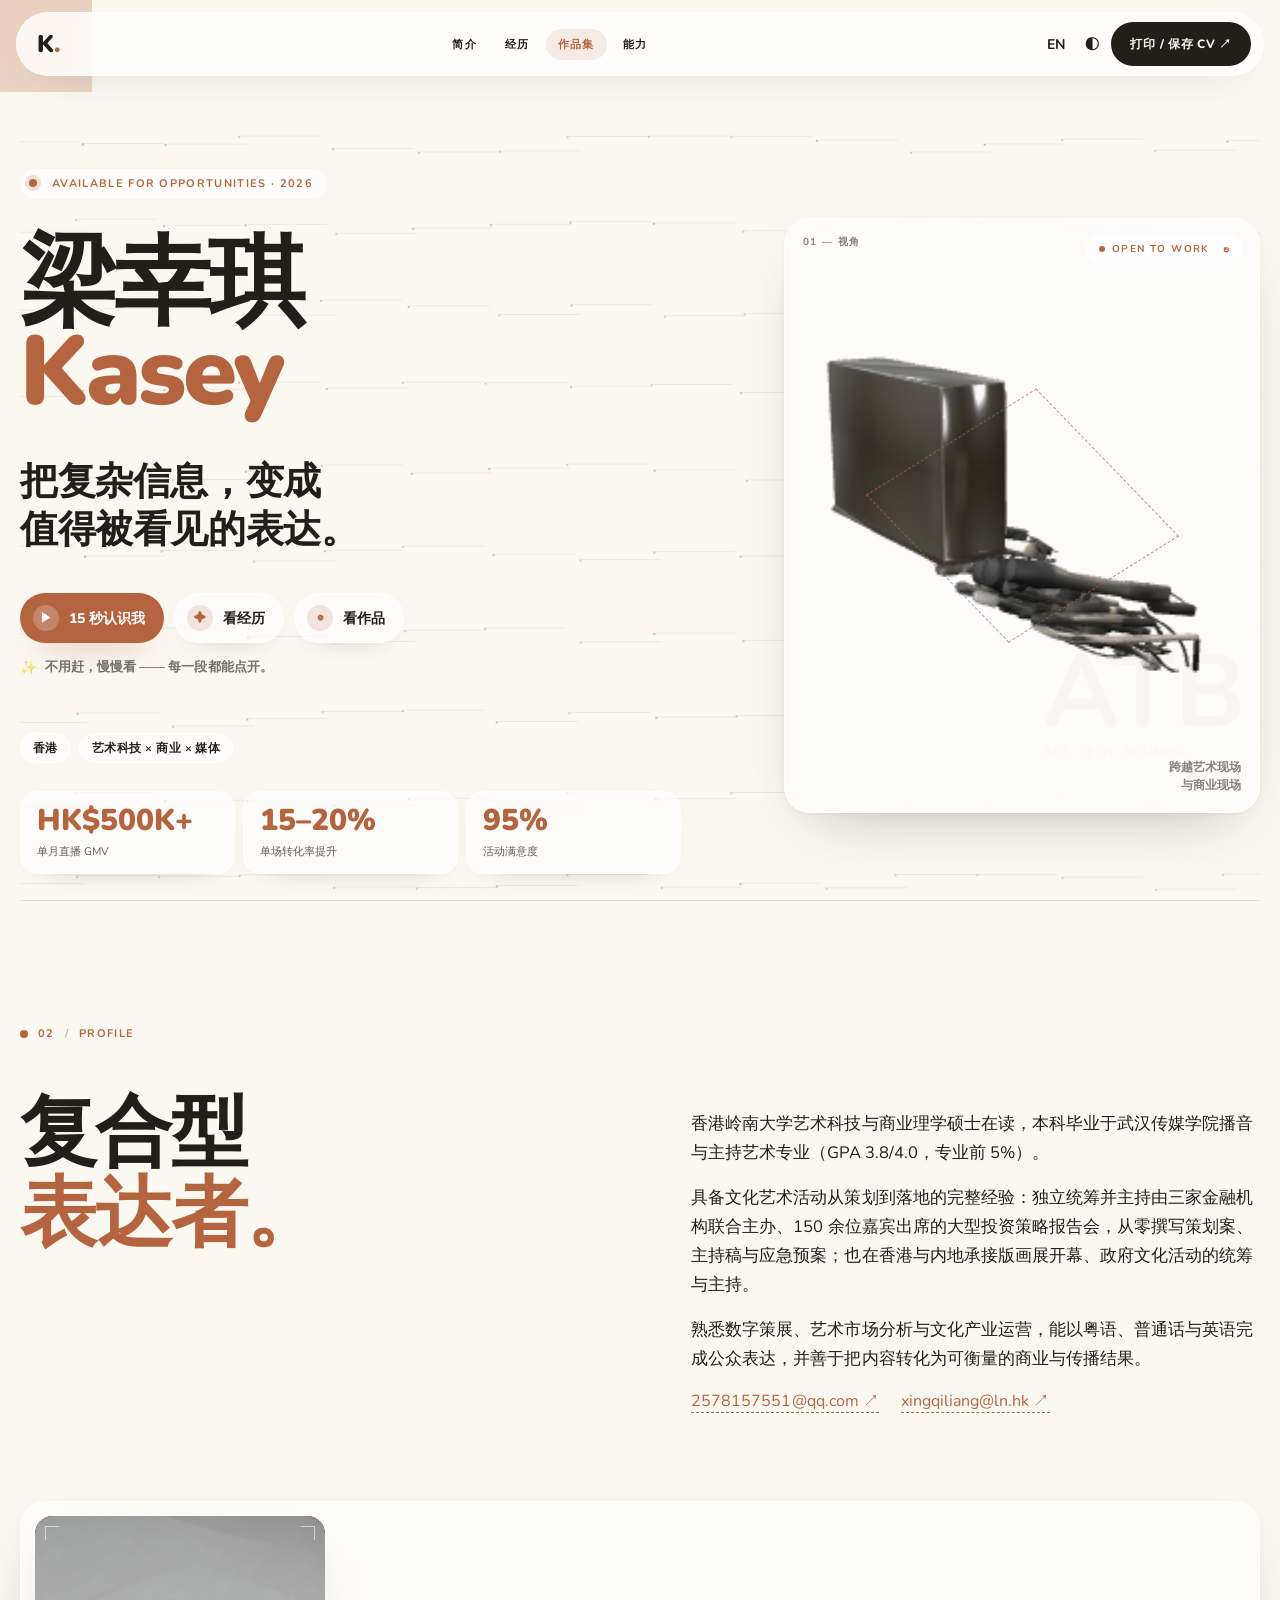
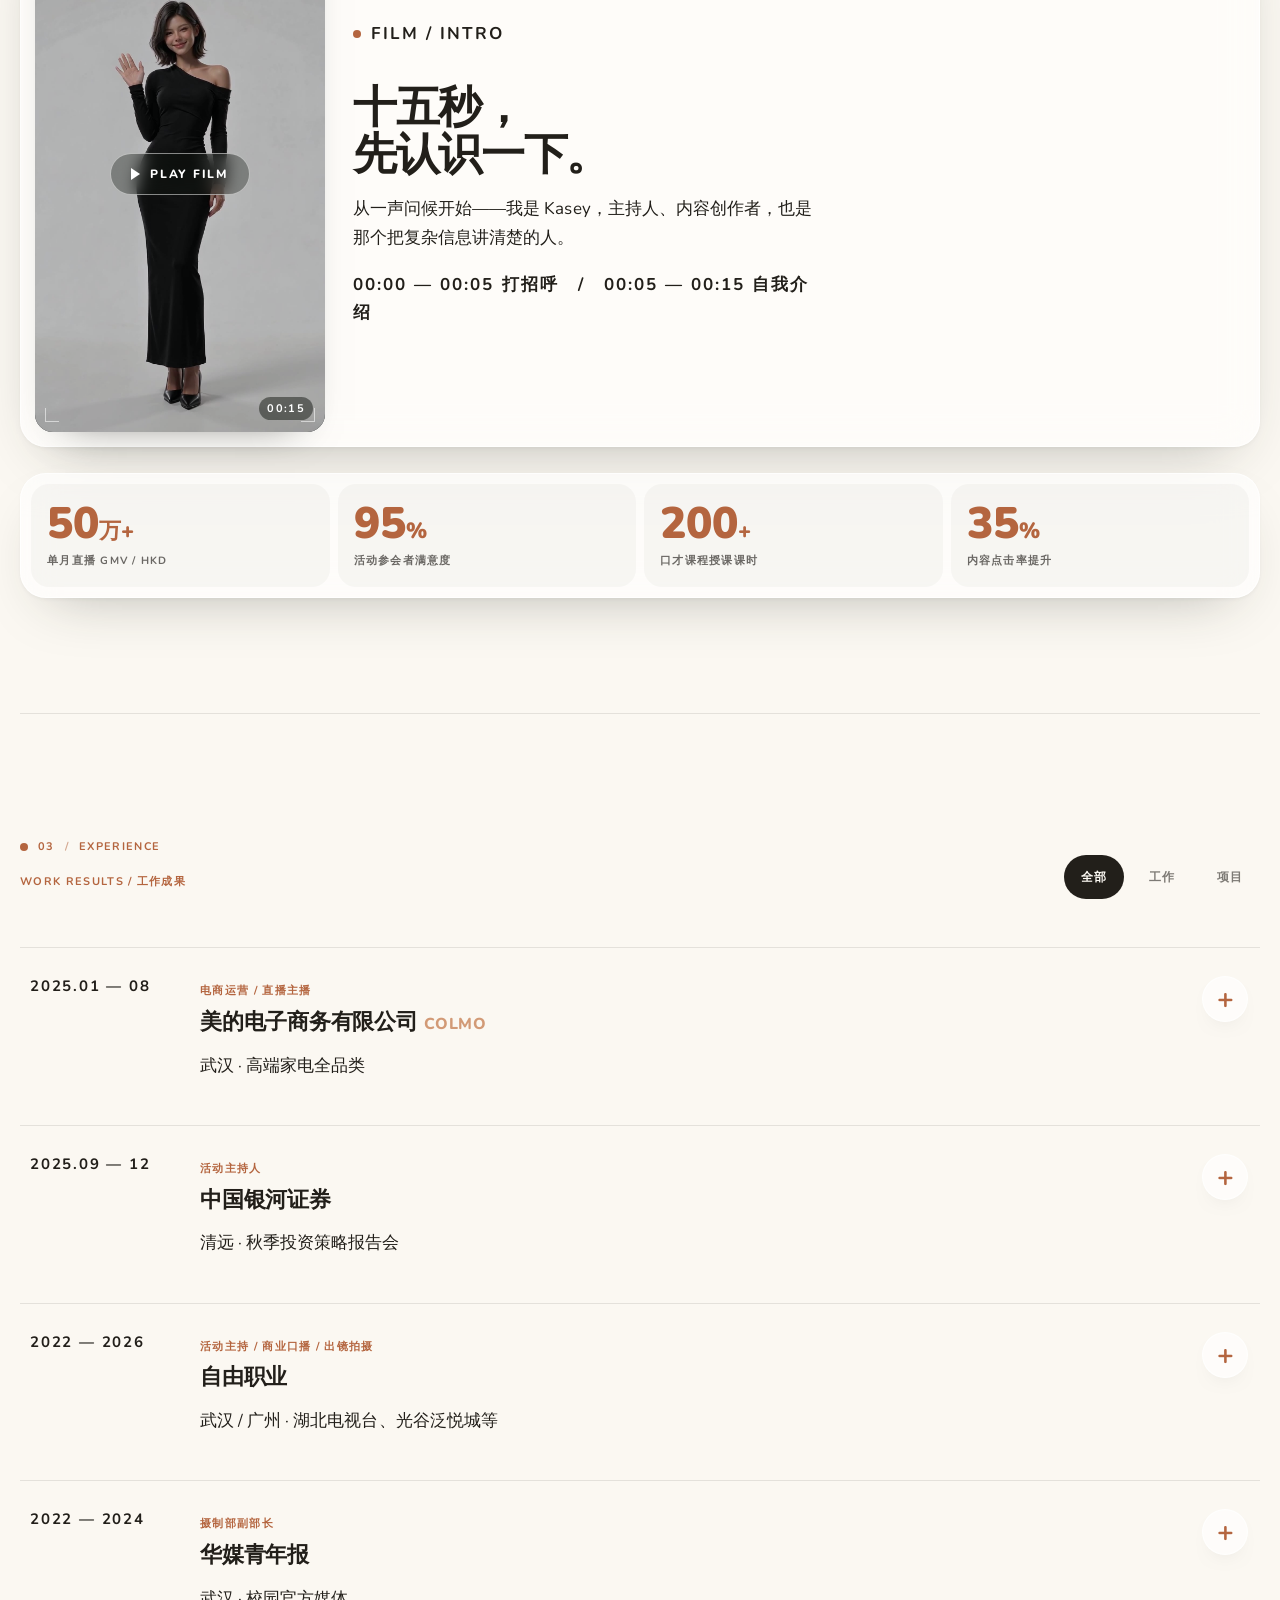
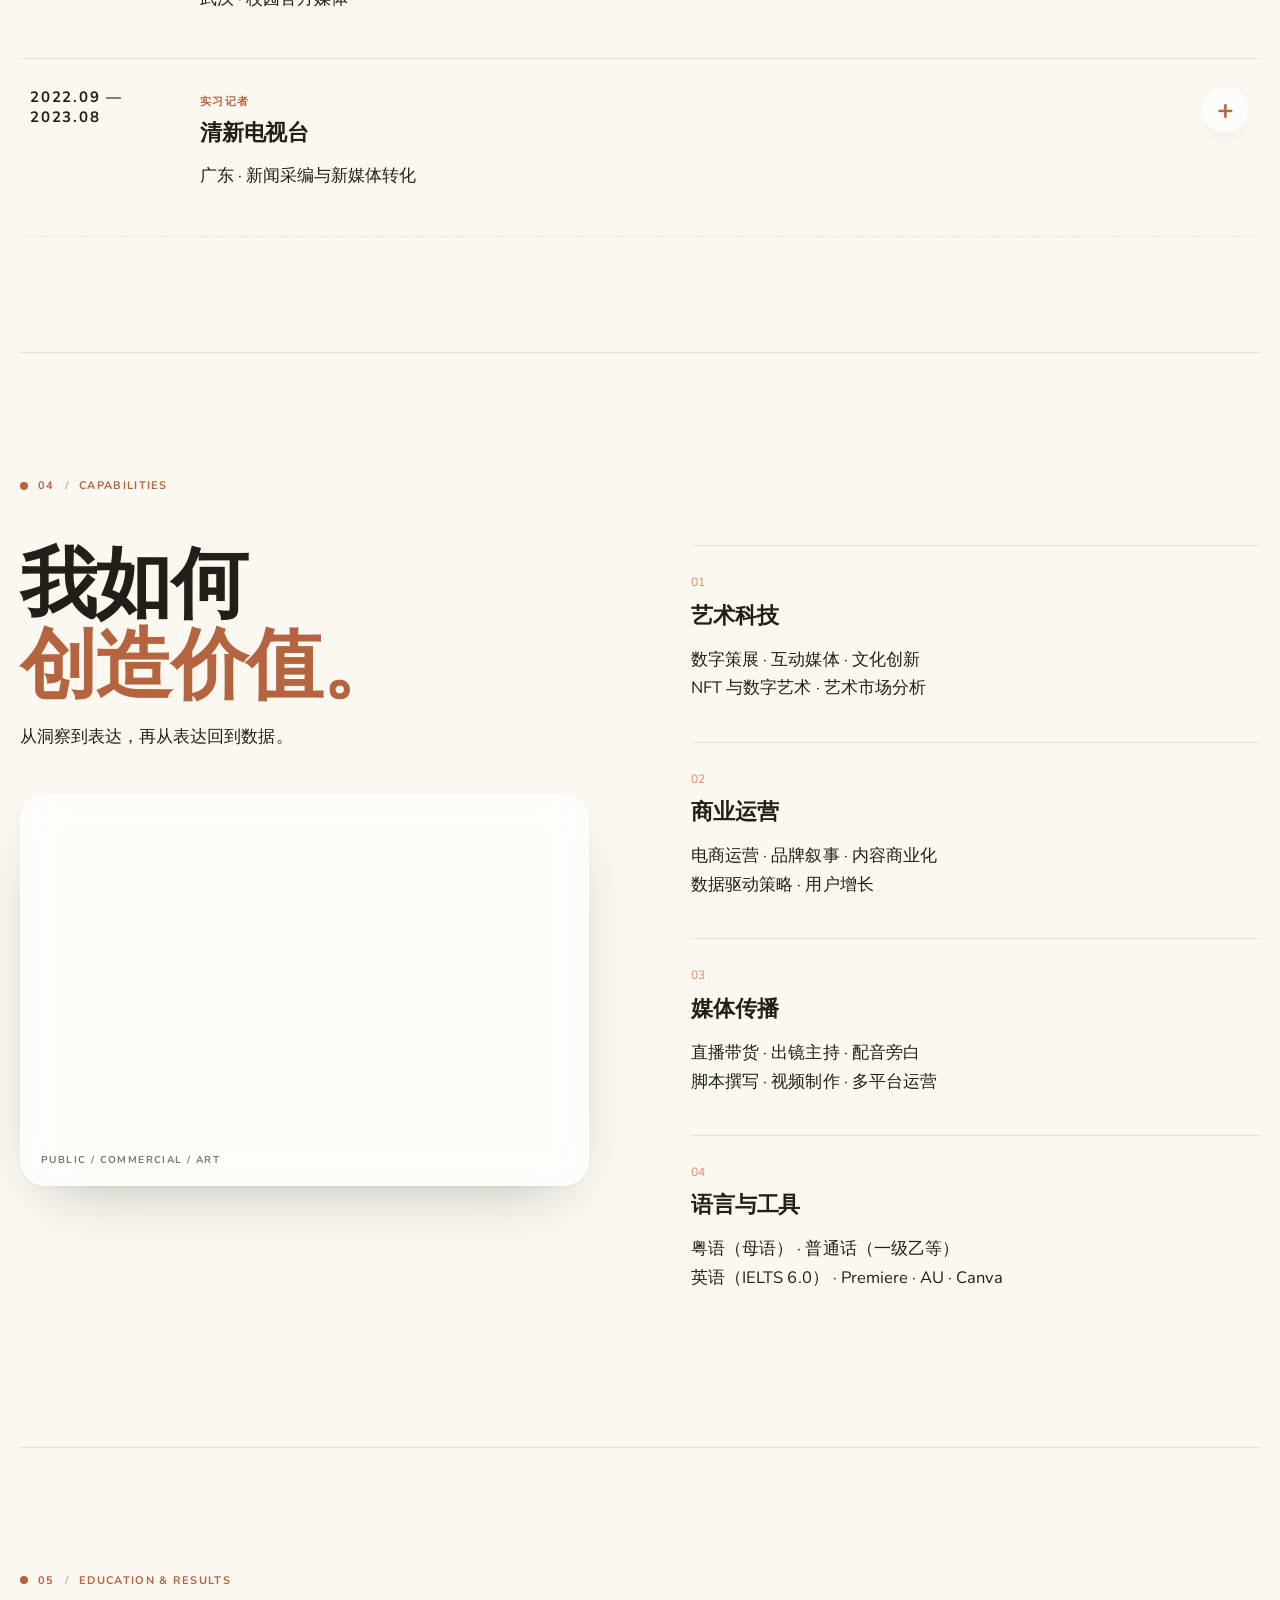
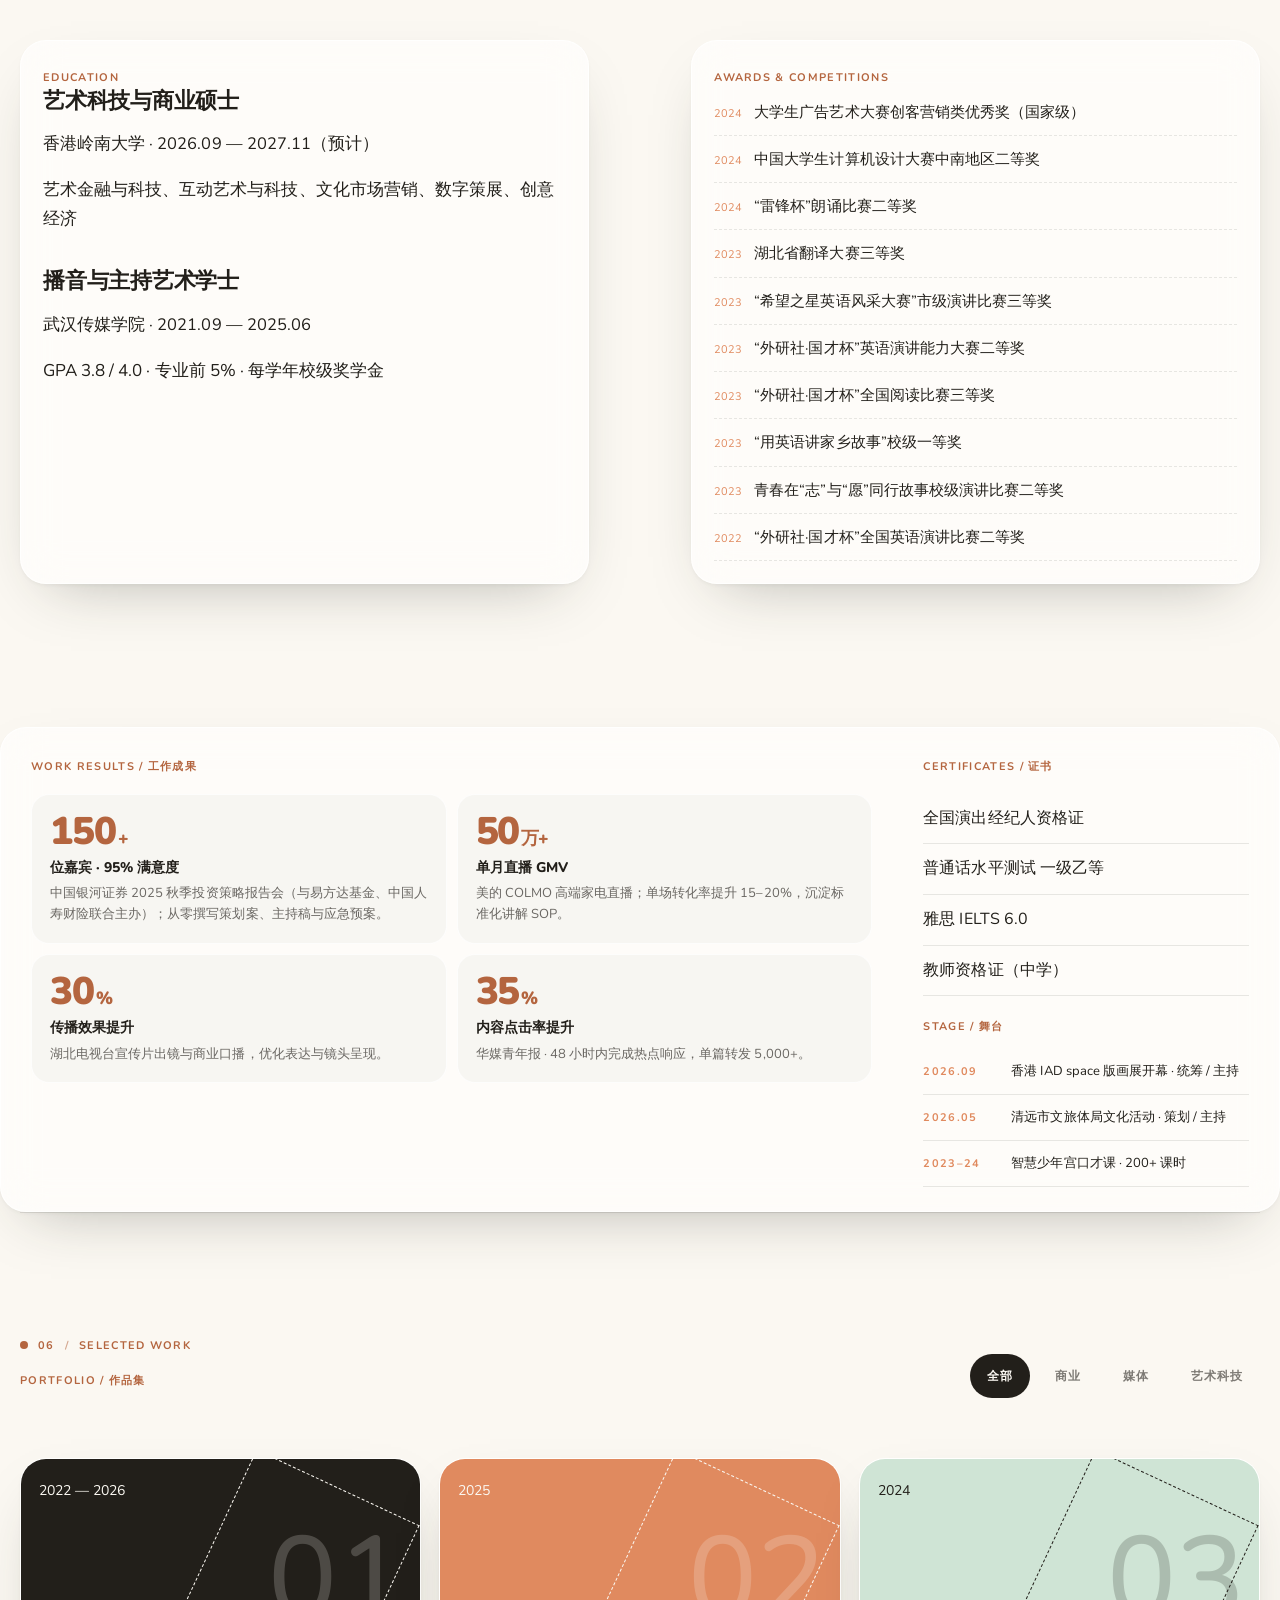
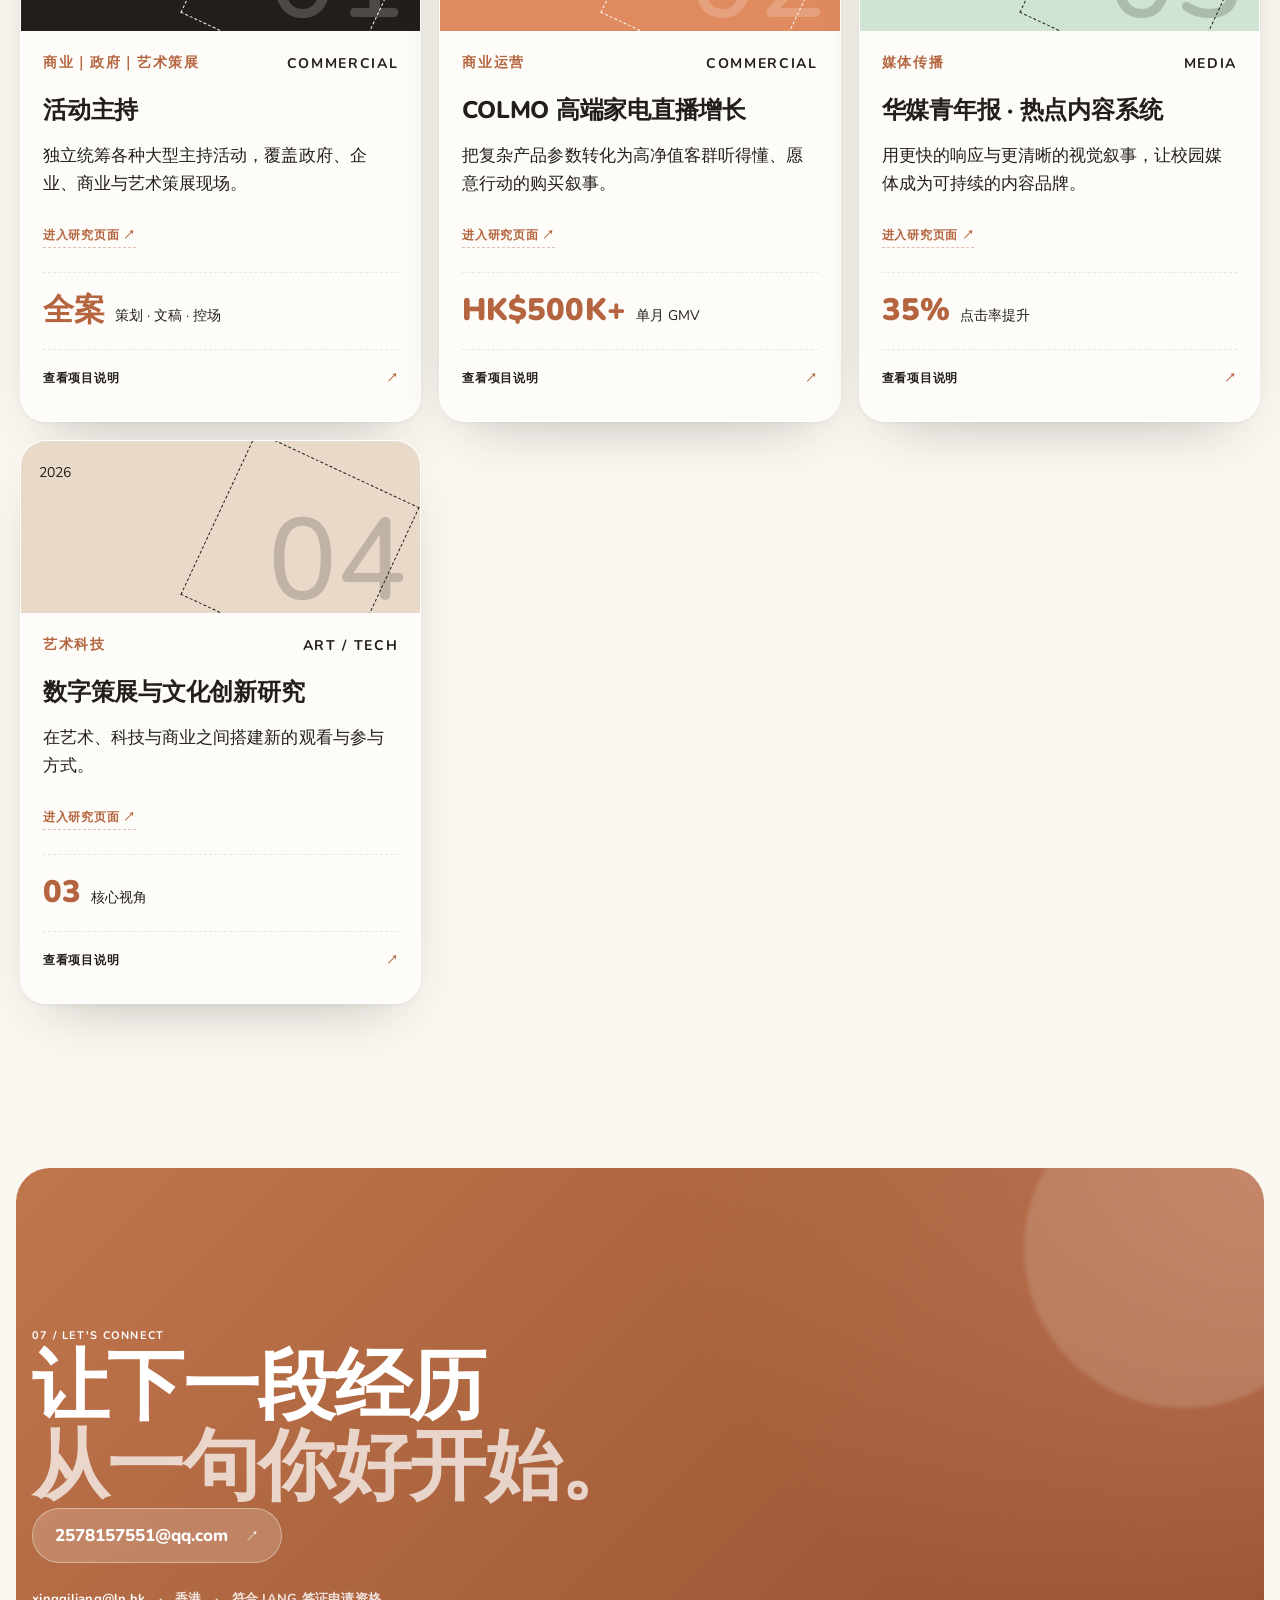
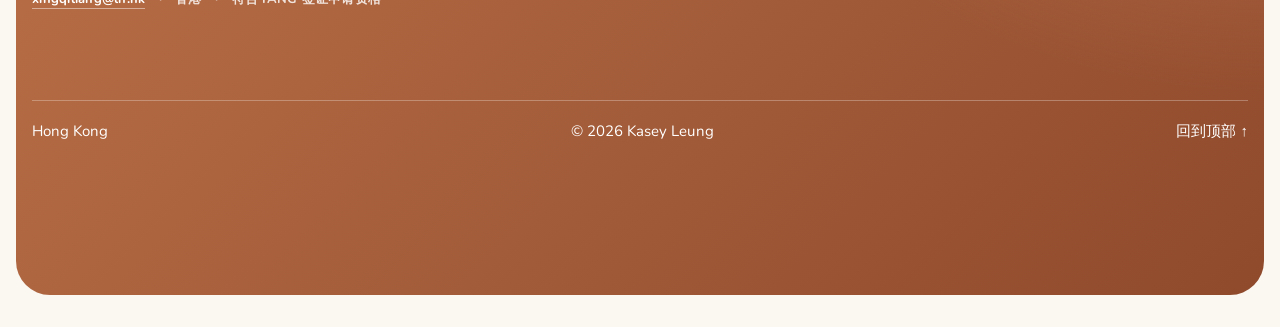
<file: index.html>
<!doctype html>
<html lang="zh-CN">
<head>
<meta charset="UTF-8"><meta name="viewport" content="width=device-width, initial-scale=1"><meta name="description" content="梁幸琪 Kasey 的交互式个人简历"><title>Kasey 梁幸琪 · Interactive CV</title>
<link rel="preconnect" href="https://fonts.googleapis.com"><link rel="preconnect" href="https://fonts.gstatic.com" crossorigin><link href="https://fonts.googleapis.com/css2?family=Nunito:wght@400;600;700;800;900&family=DM+Mono:wght@400;500&family=Noto+Serif+SC:wght@500;600;700&display=swap" rel="stylesheet"><link rel="stylesheet" href="styles.css"><script type="module" src="vendor/model-viewer.min.js"></script>
</head>
<body><header><a class="brand" href="#top">K<span>.</span></a><nav><a href="#profile">简介</a><a href="#experience">经历</a><a href="#portfolio">作品集</a><a href="#capabilities">能力</a></nav><div class="actions"><button id="lang-toggle" aria-label="切换英文">EN</button><button id="theme" aria-label="切换明暗主题">◐</button><button id="print">下载 CV ↗</button></div></header>
<main id="top"><section class="hero wrap"><div class="hero-copy reveal"><p class="eyebrow"><i></i> Available for opportunities · 2026</p><h1>梁幸琪<br><em>Kasey</em></h1><p class="lede">把复杂信息，变成<br><strong>值得被看见的表达。</strong></p><div class="hero-cta" aria-label="快速开始">
<a class="chip chip-primary" href="#profile"><span class="chip-icon">▶</span>15 秒认识我</a>
<a class="chip" href="#experience"><span class="chip-icon">✦</span>看经历</a>
<a class="chip" href="#portfolio"><span class="chip-icon">◍</span>看作品</a>
</div>
<p class="hero-hint">不用赶，慢慢看 —— 每一段都能点开。</p>
<div class="meta"><span>香港</span><span>艺术科技 × 商业 × 媒体</span></div><div class="hero-proof"><div><strong>HK$500K+</strong><span data-i18n="proof-gmv">单月直播 GMV</span></div><div><strong>15–20%</strong><span data-i18n="proof-conversion">单场转化率提升</span></div><div><strong>95%</strong><span data-i18n="proof-satisfaction">活动满意度</span></div></div></div><div class="visual reveal"><button class="visual-badge" type="button" aria-pressed="false" aria-label="切换 3D 模型与人像" title="点击切换 3D 模型 / 人像"><i></i><span class="visual-badge-text">OPEN TO WORK</span><span class="visual-badge-icon" aria-hidden="true">↻</span></button><span class="visual-label">01 — 视角</span><span class="visual-caption">跨越艺术现场<br>与商业现场</span><div class="hero-model-placeholder" data-model-slot="hero"><img class="model-fallback" src="host-cutout.png" alt="Kasey 主持现场" decoding="async"><model-viewer src="tv3d.web.glb" alt="Kasey 的 3D 视觉模型" camera-controls auto-rotate rotation-per-second="18deg" interaction-prompt="none" loading="eager" shadow-intensity="0" exposure="1.1"></model-viewer><span class="model-caption" aria-hidden="true">ON STAGE / 主持现场</span><span class="model-slot-label" aria-hidden="true">INTERACTIVE MODEL<br><small>DRAG TO EXPLORE</small></span></div><b>ATB<small>ART · TECH · BUSINESS</small></b></div><a class="scroll" href="#profile">Scroll to explore　↓</a></section>
<section id="profile" class="wrap divider profile"><p class="index">02 <span>/</span> PROFILE</p><div class="profile-grid"><h2>复合型<br><em>表达者。</em></h2><div><p>香港岭南大学艺术科技与商业理学硕士在读，本科毕业于武汉传媒学院播音与主持艺术专业（GPA 3.8/4.0，专业前 5%）。</p><p>具备文化艺术活动从策划到落地的完整经验：独立统筹并主持由三家金融机构联合主办、150 余位嘉宾出席的大型投资策略报告会，从零撰写策划案、主持稿与应急预案；也在香港与内地承接版画展开幕、政府文化活动的统筹与主持。</p><p>熟悉数字策展、艺术市场分析与文化产业运营，能以粤语、普通话与英语完成公众表达，并善于把内容转化为可衡量的商业与传播结果。</p><div class="mail-row"><a class="mail" href="mailto:2578157551@qq.com">2578157551@qq.com ↗</a><a class="mail" href="mailto:xingqiliang@ln.hk">xingqiliang@ln.hk ↗</a></div></div></div><div class="film" aria-labelledby="film-title">
  <div class="film-frame">
    <video id="intro-video" class="film-video" src="kasey-intro-web.mp4" poster="kasey-intro-poster.jpg" playsinline preload="metadata" aria-label="Kasey 十五秒自我介绍短片"></video>
    <button class="film-play" type="button" aria-label="播放自我介绍短片"><span>PLAY FILM</span></button>
    <span class="film-time">00:15</span>
    <i class="film-tick tl"></i><i class="film-tick tr"></i><i class="film-tick bl"></i><i class="film-tick br"></i>
  </div>
  <div class="film-copy">
    <p class="index">FILM / INTRO</p>
    <h3 id="film-title">十五秒，<br>先认识一下。</h3>
    <p>从一声问候开始——我是 Kasey，主持人、内容创作者，也是那个把复杂信息讲清楚的人。</p>
    <p class="film-note">00:00 — 00:05 打招呼　/　00:05 — 00:15 自我介绍</p>
  </div>
</div>
<div class="stats"><div><strong>50<small>万+</small></strong><span>单月直播 GMV / HKD</span></div><div><strong>95<small>%</small></strong><span>活动参会者满意度</span></div><div><strong>200<small>+</small></strong><span>口才课程授课课时</span></div><div><strong>35<small>%</small></strong><span>内容点击率提升</span></div></div></section>
<section id="experience" class="wrap divider experience"><div class="heading"><div><p class="index">03 <span>/</span> EXPERIENCE</p><p class="section-kicker" data-i18n="results-kicker">WORK RESULTS / 工作成果</p></div><div class="tabs"><button class="active" data-filter="all">全部</button><button data-filter="work">工作</button><button data-filter="project">项目</button></div></div><div class="timeline">
<article data-type="work"><time>2025.01 — 08</time><div><label>电商运营 / 直播主播</label><h3>美的电子商务有限公司 <em>COLMO</em></h3><p class="muted">武汉 · 高端家电全品类</p></div><button class="plus" aria-label="展开详情">+</button><p class="detail">深度调研产品与高净值客群需求，设计差异化讲解逻辑；推动单月 GMV 突破 50 万港元，单场转化率提升 15%–20%，搭建可复制的运营方法论。</p></article>
<article data-type="work"><time>2025.09 — 12</time><div><label>活动主持人</label><h3>中国银河证券</h3><p class="muted">清远 · 秋季投资策略报告会</p></div><button class="plus" aria-label="展开详情">+</button><p class="detail">独立主持大型投资策略报告会，统筹策划到执行全流程；拆解复杂金融信息，会议获 95% 参会者满意度。</p></article>
<article data-type="work"><time>2022 — 2026</time><div><label>活动主持 / 商业口播 / 出镜拍摄</label><h3>自由职业</h3><p class="muted">武汉 / 广州 · 湖北电视台、光谷泛悦城等</p></div><button class="plus" aria-label="展开详情">+</button><p class="detail">完成宣传片出镜与商业口播，优化表达与呈现策略，助力合作项目传播效果提升 30%。</p></article>
<article data-type="project"><time>2022 — 2024</time><div><label>摄制部副部长</label><h3>华媒青年报</h3><p class="muted">武汉 · 校园官方媒体</p></div><button class="plus" aria-label="展开详情">+</button><p class="detail">运营校园官方新媒体账号，内容点击率提升 35%；48 小时响应热搜，单篇转发破 5000+。</p></article>
<article data-type="work"><time>2022.09 — 2023.08</time><div><label>实习记者</label><h3>清新电视台</h3><p class="muted">广东 · 新闻采编与新媒体转化</p></div><button class="plus" aria-label="展开详情">+</button><p class="detail">参与采编、文稿、后期剪辑及新媒体转化全流程，带动媒体账号单日涨粉 15%。</p></article></div></section>
<section id="capabilities" class="wrap divider capabilities"><p class="index">04 <span>/</span> CAPABILITIES</p><div class="cap-grid"><div><h2>我如何<br><em>创造价值。</em></h2><p class="muted">从洞察到表达，再从表达回到数据。</p><figure class="cap-feature"><model-viewer src="传播价值3.web.glb" alt="传播价值3的可交互 3D 模型" camera-controls auto-rotate rotation-per-second="12deg" interaction-prompt="none" loading="lazy" shadow-intensity="0" exposure="1.1"></model-viewer><figcaption>PUBLIC / COMMERCIAL / ART</figcaption></figure></div><div class="cap-list"><div><b>01</b><h3>艺术科技</h3><p>数字策展 · 互动媒体 · 文化创新<br>NFT 与数字艺术 · 艺术市场分析</p></div><div><b>02</b><h3>商业运营</h3><p>电商运营 · 品牌叙事 · 内容商业化<br>数据驱动策略 · 用户增长</p></div><div><b>03</b><h3>媒体传播</h3><p>直播带货 · 出镜主持 · 配音旁白<br>脚本撰写 · 视频制作 · 多平台运营</p></div><div><b>04</b><h3>语言与工具</h3><p>粤语（母语） · 普通话（一级乙等）<br>英语（IELTS 6.0） · Premiere · AU · Canva</p></div></div></div></section>
<section class="wrap divider education"><p class="index">05 <span>/</span> EDUCATION & RESULTS</p><div class="edu-grid"><div><label>EDUCATION</label><h3>艺术科技与商业硕士</h3><p>香港岭南大学 · 2026.09 — 2027.11（预计）</p><small>艺术金融与科技、互动艺术与科技、文化市场营销、数字策展、创意经济</small><h3 class="second">播音与主持艺术学士</h3><p>武汉传媒学院 · 2021.09 — 2025.06</p><small>GPA 3.8 / 4.0 · 专业前 5% · 每学年校级奖学金</small></div><div class="awards"><label>AWARDS & COMPETITIONS</label><ul><li><span>2024</span>大学生广告艺术大赛创客营销类优秀奖（国家级）</li><li><span>2024</span>中国大学生计算机设计大赛中南地区二等奖</li><li><span>2024</span>“雷锋杯”朗诵比赛二等奖</li><li><span>2023</span>湖北省翻译大赛三等奖</li><li><span>2023</span>“希望之星英语风采大赛”市级演讲比赛三等奖</li><li><span>2023</span>“外研社·国才杯”英语演讲能力大赛二等奖</li><li><span>2023</span>“外研社·国才杯”全国阅读比赛三等奖</li><li><span>2023</span>“用英语讲家乡故事”校级一等奖</li><li><span>2023</span>青春在“志”与“愿”同行故事校级演讲比赛二等奖</li><li><span>2022</span>“外研社·国才杯”全国英语演讲比赛二等奖</li></ul></div></div></section>
<div class="cred">
  <div class="cred-results">
    <label>WORK RESULTS / 工作成果</label>
    <div class="result-grid">
      <article><strong>150<small>+</small></strong><h4>位嘉宾 · 95% 满意度</h4><p>中国银河证券 2025 秋季投资策略报告会（与易方达基金、中国人寿财险联合主办）；从零撰写策划案、主持稿与应急预案。</p></article>
      <article><strong>50<small>万+</small></strong><h4>单月直播 GMV</h4><p>美的 COLMO 高端家电直播；单场转化率提升 15–20%，沉淀标准化讲解 SOP。</p></article>
      <article><strong>30<small>%</small></strong><h4>传播效果提升</h4><p>湖北电视台宣传片出镜与商业口播，优化表达与镜头呈现。</p></article>
      <article><strong>35<small>%</small></strong><h4>内容点击率提升</h4><p>华媒青年报 · 48 小时内完成热点响应，单篇转发 5,000+。</p></article>
    </div>
  </div>
  <aside class="cred-side">
    <label>CERTIFICATES / 证书</label>
    <ul><li>全国演出经纪人资格证</li><li>普通话水平测试 一级乙等</li><li>雅思 IELTS 6.0</li><li>教师资格证（中学）</li></ul>
    <label class="cred-stage-label">STAGE / 舞台</label>
    <ul class="cred-stage"><li><span>2026.09</span>香港 IAD space 版画展开幕 · 统筹 / 主持</li><li><span>2026.05</span>清远市文旅体局文化活动 · 策划 / 主持</li><li><span>2023–24</span>智慧少年宫口才课 · 200+ 课时</li></ul>
  </aside>
</div>
<section id="portfolio" class="wrap divider portfolio"><div class="heading"><div><p class="index">04 <span>/</span> SELECTED WORK</p><p class="section-kicker" data-i18n="portfolio-kicker">PORTFOLIO / 作品集</p></div><div class="tabs portfolio-tabs" role="tablist"><button class="active" data-work-filter="all" role="tab">全部</button><button data-work-filter="commercial" role="tab">商业</button><button data-work-filter="media" role="tab">媒体</button><button data-work-filter="art-tech" role="tab">艺术科技</button></div></div><div id="portfolio-grid" class="portfolio-grid"></div></section>
<section class="contact"><div class="wrap"><label>07 / LET'S CONNECT</label><h2>让下一段经历<br><em>从一句你好开始。</em></h2><button id="copy">2578157551@qq.com <span>↗</span></button><p class="contact-meta"><a href="mailto:xingqiliang@ln.hk">xingqiliang@ln.hk</a>　·　香港　·　符合 IANG 签证申请资格</p><footer><span>Hong Kong</span><span>© 2026 Kasey Leung</span><a href="#top">回到顶部 ↑</a></footer></div></section></main><div class="toast" role="status" aria-live="polite"></div><script src="script.js"></script></body></html>
</file>
<file: styles.css>
:root {
  --color-ink: #262626;
  --color-ground: #f3f1e9;
  --color-panel: #f9f7f7;
  --color-accent: #df6341;
  --color-accent-soft: #de7e64;
  --color-moss: #afab8e;
  --color-clay: #a59171;
  --color-line: color-mix(in srgb, currentColor 25%, transparent);
  --font-display: "Noto Serif SC", "PingFang SC", serif;
  --font-label: "DM Mono", ui-monospace, monospace;
  --font-body: "Manrope", "PingFang SC", sans-serif;
  --ease-brand: cubic-bezier(.22, 1, .36, 1);
}

* { box-sizing: border-box; }
html { scroll-behavior: smooth; }
body {
  margin: 0;
  color: var(--color-ink);
  background: var(--color-ground);
  font: 16px/1.5 var(--font-body);
  -webkit-font-smoothing: antialiased;
}
body.dark {
  --color-ink: #f3f1e9;
  --color-ground: #262626;
  --color-panel: #33332f;
  --color-line: color-mix(in srgb, currentColor 30%, transparent);
  --color-accent: #de7e64;
}
a { color: inherit; text-decoration: none; }
button { color: inherit; font: inherit; cursor: pointer; }
button:focus-visible, a:focus-visible, summary:focus-visible {
  outline: 2px dashed currentColor;
  outline-offset: 4px;
}
.skip-link {
  position: fixed;
  z-index: 30;
  top: 12px;
  left: 16px;
  padding: 10px 14px;
  color: var(--color-ground);
  background: var(--color-ink);
  border: 1px dashed currentColor;
  transform: translateY(-150%);
}
.skip-link:focus { transform: translateY(0); }
.wrap { width: min(1240px, calc(100% - 32px)); margin: 0 auto; }

header {
  position: fixed;
  z-index: 20;
  top: 0;
  width: 100%;
  min-height: 72px;
  display: flex;
  align-items: center;
  justify-content: space-between;
  gap: 16px;
  padding: 10px clamp(16px, 4vw, 48px);
  background: color-mix(in srgb, var(--color-ground) 94%, transparent);
  border-bottom: 1px dashed var(--color-line);
  backdrop-filter: blur(10px);
}
.brand { font: 700 26px/1 var(--font-display); letter-spacing: -.04em; }
.brand span, label, .index, .eyebrow, .section-kicker { color: var(--color-accent); }
nav { display: flex; gap: clamp(16px, 3vw, 34px); font: 14px var(--font-label); }
.actions { display: flex; align-items: center; gap: 4px; }
header button { min-height: 44px; padding: 8px; background: none; border: 0; font: 14px var(--font-label); }
header #print { padding: 10px 16px; border: 1px dashed currentColor; }

.hero {
  position: relative;
  isolation: isolate;
  display: grid;
  grid-template-columns: minmax(0, 1fr) minmax(280px, .72fr);
  align-items: center;
  gap: clamp(32px, 8vw, 120px);
  min-height: 100svh;
  padding-top: 112px;
}
.hero-canvas {
  position: absolute;
  z-index: -1;
  inset: 0;
  width: 100%;
  height: 100%;
  pointer-events: none;
  opacity: .9;
}
.hero-copy, .visual, .scroll { position: relative; z-index: 1; }
.page-ready .hero-copy { animation: hero-copy-in .9s var(--ease-brand) both; }
.page-ready .visual { animation: hero-visual-in 1s .12s var(--ease-brand) both; }
.page-ready .scroll { animation: hero-scroll-in .7s .6s var(--ease-brand) both; }
.hero-copy { --reveal-y: 22px; }
.visual { --visual-x: 0px; --visual-y: 0px; }
.hero-model-placeholder { position: absolute; inset: 0; display: grid; place-items: center; overflow: hidden; color: var(--color-ink); background: transparent; transform: translate3d(var(--visual-x), var(--visual-y), 0); transition: transform .8s var(--ease-brand); }
.hero-model-placeholder model-viewer { position: absolute; inset: 0; width: 100%; height: 100%; --poster-color: transparent; --progress-bar-color: var(--color-accent); background: transparent; }
.hero-model-placeholder model-viewer::part(default-ar-button) { display: none; }
.hero-model-placeholder model-viewer:focus-visible { outline: 2px dashed var(--color-accent); outline-offset: -8px; }
.hero-model-placeholder::before, .hero-model-placeholder::after { position: absolute; width: 62%; aspect-ratio: 1; border: 1px dashed color-mix(in srgb, var(--color-ground) 40%, transparent); content: ''; transform: rotate(28deg) skewX(-12deg); animation: model-orbit 12s linear infinite; }
.hero-model-placeholder::after { width: 42%; border-color: color-mix(in srgb, var(--color-accent) 70%, transparent); transform: rotate(-32deg) skewX(12deg); animation-duration: 9s; animation-direction: reverse; }
.model-slot-label { position: absolute; z-index: 1; bottom: 22%; left: 50%; color: var(--color-ground); font: 15px/1.4 var(--font-label); letter-spacing: .04em; text-align: center; transform: translateX(-50%); }
.model-slot-label small { font: 12px var(--font-label); opacity: .65; }
.scroll-progress { position: fixed; z-index: 25; top: 0; left: 0; width: var(--scroll-progress, 0%); height: 3px; background: var(--color-accent); pointer-events: none; }
header.is-scrolled { background: color-mix(in srgb, var(--color-ground) 98%, transparent); }
nav a { position: relative; padding-block: 8px; transition: color .3s var(--ease-brand); }
nav a::after { position: absolute; right: 0; bottom: 0; left: 0; height: 1px; background: currentColor; content: ''; transform: scaleX(0); transform-origin: right; transition: transform .35s var(--ease-brand); }
nav a.is-current, nav a:hover { color: var(--color-accent); }
nav a.is-current::after, nav a:hover::after { transform: scaleX(1); transform-origin: left; }
.divider, .contact, .timeline article, .cap-list > div, .portfolio-card, .edu-grid > div { opacity: 0; transform: translateY(24px); transition: opacity .7s var(--ease-brand), transform .7s var(--ease-brand); }
.divider.is-visible, .contact.is-visible, .timeline article.is-visible, .cap-list > div.is-visible, .portfolio-card.is-visible, .edu-grid > div.is-visible { opacity: 1; transform: translateY(0); }
.timeline article:nth-child(2), .cap-list > div:nth-child(2), .portfolio-card:nth-child(2) { transition-delay: .06s; }
.timeline article:nth-child(3), .cap-list > div:nth-child(3), .portfolio-card:nth-child(3) { transition-delay: .12s; }
.timeline article:nth-child(4), .cap-list > div:nth-child(4), .portfolio-card:nth-child(4) { transition-delay: .18s; }
.metric-active strong { animation: metric-pop .7s var(--ease-brand) both; }
@keyframes hero-copy-in { from { opacity: 0; transform: translateY(var(--reveal-y)); } to { opacity: 1; transform: translateY(0); } }
@keyframes hero-visual-in { from { opacity: 0; transform: translateY(28px) scale(.97); } to { opacity: 1; transform: translateY(0) scale(1); } }
@keyframes hero-scroll-in { from { opacity: 0; transform: translateY(12px); } to { opacity: 1; transform: translateY(0); } }
@keyframes metric-pop { 0% { transform: translateY(8px) scale(.92); opacity: .4; } 100% { transform: translateY(0) scale(1); opacity: 1; } }
@keyframes model-orbit { from { rotate: 0deg; } to { rotate: 360deg; } }
.eyebrow, .index, label, .section-kicker {
  font: 15px/1.2 var(--font-label);
  letter-spacing: 0;
  text-transform: uppercase;
}
.eyebrow i {
  display: inline-block;
  width: 8px;
  height: 8px;
  margin-right: 7px;
  background: var(--color-accent);
}
.hero h1 {
  margin: 30px 0 40px;
  font: 600 clamp(56px, 8vw, 112px)/.92 var(--font-display);
  letter-spacing: -.04em;
}
.hero em, h2 em, .contact em { color: var(--color-accent); font-style: normal; }
.lede { font: clamp(34px, 4.2vw, 54px)/1.2 var(--font-display); }
.meta { display: flex; flex-wrap: wrap; gap: 10px 24px; margin-top: 42px; color: var(--color-ink); font: 14px var(--font-label); }
.visual { position: relative; aspect-ratio: .8; overflow: hidden; background: transparent; border: 1px dashed var(--color-line); }
.hero-model-placeholder + b { pointer-events: none; }
.visual-label, .visual-caption { position: absolute; z-index: 1; color: var(--color-ground); font: 15px var(--font-label); }
.visual-label { top: 18px; left: 18px; }
.visual-caption { right: 18px; bottom: 18px; text-align: right; }
.visual b { position: absolute; right: 14px; bottom: 52px; color: var(--color-ground); font: 700 clamp(48px, 8vw, 110px)/.8 var(--font-display); opacity: .25; }
.visual small { display: block; margin-top: 10px; font: 12px var(--font-label); letter-spacing: .05em; }
.scroll { position: absolute; bottom: 22px; left: 0; color: var(--color-accent); font: 15px var(--font-label); }
.hero-proof { display: grid; grid-template-columns: repeat(3, 1fr); max-width: 560px; margin-top: 46px; border-top: 1px dashed var(--color-line); }
.hero-proof div { padding: 16px 14px 0 0; border-right: 1px dashed var(--color-line); }
.hero-proof div + div { padding-left: 14px; }
.hero-proof div:last-child { border-right: 0; }
.hero-proof strong { display: block; color: var(--color-accent); font: 600 clamp(20px, 2.5vw, 30px)/1 var(--font-display); }
.hero-proof span { display: block; margin-top: 8px; color: var(--color-ink); font: 14px/1.4 var(--font-label); }

.divider { padding-block: clamp(64px, 9vw, 132px); border-top: 1px dashed var(--color-line); }
.profile-grid, .cap-grid, .edu-grid { display: grid; grid-template-columns: 1fr 1fr; gap: clamp(32px, 8vw, 120px); margin-top: 42px; }
h2 { margin: 0; font: 600 clamp(36px, 6vw, 82px)/1.05 var(--font-display); letter-spacing: -.03em; }
h3 { margin: 0; font: 600 22px/1.15 var(--font-display); }
.profile-grid p, .muted, .cap-list p, .edu-grid p, .edu-grid small, .portfolio-card-body > p { color: var(--color-ink); font-size: 17px; line-height: 1.65; }
.profile-grid p { max-width: 680px; }
.mail { display: inline-block; margin-top: 16px; color: var(--color-accent); border-bottom: 1px dashed currentColor; font: 16px var(--font-label); }
.stats { display: grid; grid-template-columns: repeat(4, 1fr); margin-top: 56px; border-top: 1px dashed var(--color-line); border-bottom: 1px dashed var(--color-line); }
.stats > div { padding: 22px 14px 22px 0; border-right: 1px dashed var(--color-line); }
.stats > div + div { padding-left: 14px; }
.stats > div:last-child { border-right: 0; }
.stats strong { display: block; color: var(--color-accent); font: 600 clamp(34px, 5vw, 60px)/1 var(--font-display); }
.stats small { font-size: .5em; }
.stats span { display: block; margin-top: 8px; font: 14px/1.4 var(--font-label); }

.heading { display: flex; align-items: end; justify-content: space-between; gap: 24px; }
.tabs { display: flex; flex-wrap: wrap; gap: 8px; }
.tabs button { min-height: 44px; padding: 10px 12px; background: none; border: 0; border-bottom: 1px dashed transparent; font: 16px var(--font-label); }
.tabs button.active { color: var(--color-accent); border-bottom-color: currentColor; }
.timeline { margin-top: 48px; }
.timeline article { display: grid; grid-template-columns: 150px minmax(0, 1fr) 48px; gap: 20px; align-items: start; padding-block: 28px; border-top: 1px dashed var(--color-line); }
.timeline article:last-child { border-bottom: 1px dashed var(--color-line); }
.timeline time { color: var(--color-ink); font: 15px var(--font-label); }
.timeline h3 { margin-top: 8px; }
.timeline .detail { grid-column: 2 / 3; margin: 6px 0 0; padding: 16px 20px; color: var(--color-ink); background: var(--color-panel); border-left: 2px solid var(--color-accent); font-size: 17px; line-height: 1.65; }
.timeline .detail[hidden] { display: none; }
.plus { width: 48px; height: 48px; padding: 0; border: 1px dashed var(--color-line); font-size: 28px; line-height: 1; }

.cap-feature { position: relative; margin: 42px 0 0; aspect-ratio: 1.45; overflow: hidden; background: transparent; border: 1px dashed var(--color-line); }
.cap-feature model-viewer { width: 100%; height: 100%; display: block; --poster-color: transparent; --progress-bar-color: var(--color-accent); background: transparent; transform: translate3d(var(--cap-model-x, 0px), var(--cap-model-y, 0px), 0) scale(1.2); transform-origin: center; transition: transform .7s var(--ease-brand); }
.cap-feature model-viewer::part(default-ar-button) { display: none; }
.cap-feature model-viewer:focus-visible { outline: 2px dashed var(--color-accent); outline-offset: -8px; }
.cap-feature figcaption { position: absolute; left: 16px; bottom: 14px; color: var(--color-ground); font: 14px var(--font-label); }
.cap-list > div { padding-block: 22px; border-top: 1px dashed var(--color-line); }
.cap-list b { color: var(--color-accent); font: 16px var(--font-label); }
.cap-list h3 { margin: 10px 0; }
.edu-grid > div { padding-top: 20px; border-top: 1px dashed var(--color-line); }
.edu-grid h3.second { margin-top: 36px; }
.edu-grid small { display: block; }
.awards ul { margin: 0; padding: 0; list-style: none; }
.awards li { padding-block: 10px; border-bottom: 1px dashed var(--color-line); font-size: 16px; line-height: 1.55; }
.awards li span { margin-right: 12px; color: var(--color-accent); font: 15px var(--font-label); }

.portfolio { padding-bottom: 140px; }
.portfolio-tabs { justify-content: flex-end; }
.portfolio-grid { display: grid; grid-template-columns: repeat(3, 1fr); gap: 20px; margin-top: 60px; }
.portfolio-card { background: var(--color-panel); border: 1px dashed var(--color-line); }
.portfolio-card:hover { border-color: var(--color-accent); }
.portfolio-art { position: relative; height: 180px; overflow: hidden; padding: 18px; color: var(--color-ground); background: var(--color-ink) !important; }
.portfolio-card:nth-child(2) .portfolio-art { background: var(--color-accent) !important; }
.portfolio-card:nth-child(3) .portfolio-art { color: var(--color-ink); background: var(--color-moss) !important; }
.portfolio-card:nth-child(4) .portfolio-art { color: var(--color-ink); background: var(--color-clay) !important; }
.portfolio-art span { position: relative; z-index: 1; font: 14px var(--font-label); }
.portfolio-art b { position: absolute; right: 14px; bottom: 8px; font: 500 clamp(70px, 9vw, 130px)/.75 var(--font-display); opacity: .2; }
.portfolio-art i { position: absolute; top: 20px; right: 30px; width: 180px; height: 180px; border: 1px dashed currentColor; transform: rotate(25deg); }
.portfolio-card-body { padding: 22px; }
.portfolio-meta { display: flex; align-items: center; justify-content: space-between; gap: 12px; }
.portfolio-meta label, .portfolio-meta span, .portfolio-result span { font-size: 14px; }
.portfolio-meta span { color: var(--color-ink); font-family: var(--font-label); }
.portfolio-card h3 { margin: 23px 0 10px; font-size: 26px; }
.portfolio-open { display: inline-block; margin-top: 12px; padding-bottom: 3px; border-bottom: 1px dashed currentColor; font: 14px var(--font-label); }
.portfolio-result { display: flex; align-items: baseline; gap: 10px; margin-top: 24px; padding-top: 16px; border-top: 1px dashed var(--color-line); }
.portfolio-result strong { color: var(--color-accent); font: 500 31px var(--font-display); }
.portfolio-card details { margin-top: 18px; padding-top: 12px; border-top: 1px dashed var(--color-line); }
.portfolio-card summary { padding-block: 8px; cursor: pointer; list-style: none; font: 16px var(--font-label); }
.portfolio-card summary::-webkit-details-marker { display: none; }
.portfolio-card summary span { float: right; color: var(--color-accent); }
.portfolio-card details p { color: var(--color-ink); font-size: 16px; line-height: 1.6; }

.contact { padding-block: clamp(72px, 12vw, 160px); color: #000; background: var(--color-accent); }
.contact label, .contact h2, .contact em { color: #000; }
.contact button, .contact-email { display: inline-block; padding: 12px 0; color: #000; border: 0; border-bottom: 1px dashed #000; font-size: 17px; }
.contact button#copy { padding-inline: 12px; background: rgb(243 241 233 / 26%); transition: background .2s ease; }
.contact button#copy:hover { background: rgb(243 241 233 / 38%); }
.contact #copy span { margin-left: 12px; font: 14px var(--font-label); }
.contact-email span { margin-left: 12px; font: 14px var(--font-label); }
.contact footer { display: flex; justify-content: space-between; gap: 20px; margin-top: 90px; padding-top: 20px; border-top: 1px dashed #000; color: #000; font: 15px var(--font-label); }
.research-main { min-height: 100svh; }
.research-stage { position: relative; isolation: isolate; height: calc(100svh - 72px); min-height: 620px; margin-top: 72px; overflow: hidden; background: linear-gradient(112deg, #f3f1e9 0%, #ede9df 48%, #dce1d7 100%); }
#research-canvas { position: absolute; z-index: 0; inset: 0; display: block; width: 100%; height: 100%; }
.campus-stage::before { position: absolute; z-index: 1; inset: 0; background: linear-gradient(90deg, rgb(243 241 233 / 72%) 0%, rgb(243 241 233 / 42%) 30%, transparent 62%); content: ''; pointer-events: none; }
.campus-stage .research-copy { top: 8%; width: min(390px, 34vw); }
.campus-stage .research-copy h1 { font-size: 64px; line-height: 1.04; }
.campus-stage { background: linear-gradient(118deg, #f3f1e9 0%, #e7ebe3 54%, #dce4dd 100%); }
.commerce-stage::before { position: absolute; z-index: 1; inset: 0; background: linear-gradient(90deg, rgb(243 241 233 / 16%) 0%, rgb(243 241 233 / 6%) 34%, transparent 68%); content: ''; pointer-events: none; }
.research-copy { position: absolute; z-index: 2; top: 13%; left: max(6vw, calc((100vw - 1240px) / 2)); width: min(440px, 38vw); pointer-events: none; }
.research-eyebrow, .research-caption-index, .research-hint { color: #62685c; font: 12px/1.5 var(--font-label); letter-spacing: .08em; }
.research-eyebrow { display: flex; align-items: center; gap: 10px; margin: 0 0 28px; }
.research-eyebrow span { width: 7px; height: 7px; border-radius: 50%; background: var(--color-accent); }
.research-copy h1 { margin: 0; color: #262923; font: 600 76px/.98 var(--font-display); }
.research-copy h1 em { color: #777d6d; font-style: normal; }
.research-deck { margin-top: 24px; color: #55594f; font-size: 17px; line-height: 1.9; }
.research-caption { position: absolute; z-index: 2; right: max(7vw, calc((100vw - 1240px) / 2)); bottom: 132px; display: grid; gap: 5px; min-width: 190px; pointer-events: none; }
.hosting-stage .research-caption, .commerce-stage .research-caption { padding: 12px 14px; border: 1px solid rgb(38 41 35 / 14%); border-radius: 3px; background: rgb(243 241 233 / 58%); backdrop-filter: blur(12px); }
.conference-stage .research-copy { top: 10%; width: min(390px, 32vw); }
.conference-stage .research-copy h1 { font-size: 64px; }
.conference-proof { display: flex; align-items: baseline; gap: 12px; margin-top: 24px; color: #62685c; }
.conference-proof strong { color: #3f5748; font: 600 32px/.95 var(--font-label); }
.conference-proof span { font: 12px var(--font-label); }
.campus-stage::before { position: absolute; z-index: 1; inset: 0; background: linear-gradient(90deg, rgb(243 241 233 / 30%) 0%, rgb(243 241 233 / 12%) 36%, transparent 68%); content: ''; pointer-events: none; }
.campus-stage .research-caption { bottom: 172px; min-width: 220px; padding: 12px 14px; border: 1px solid rgb(38 41 35 / 14%); border-radius: 3px; background: rgb(243 241 233 / 62%); backdrop-filter: blur(12px); }
.campus-news-pager { display: flex; align-items: center; gap: 8px; margin-top: 4px; color: #68746b; font: 11px var(--font-label); pointer-events: auto; }
.campus-news-pager button { display: grid; width: 30px; height: 30px; place-items: center; padding: 0; border: 1px solid rgb(38 41 35 / 22%); border-radius: 2px; color: #34382f; background: rgb(243 241 233 / 60%); font: 17px/1 var(--font-label); cursor: pointer; }
.campus-news-pager button:hover { color: #f3f1e9; background: #30342e; }
.campus-news-pager .phone-zoom-toggle { width: auto; padding-inline: 9px; font: 11px var(--font-label); }
.campus-news-pager .phone-zoom-toggle[aria-pressed="true"] { color: #f3f1e9; background: #30342e; }
.campus-news-pager button:focus-visible { outline: 2px dashed var(--color-accent); outline-offset: 2px; }
.campus-news-title { color: #62685c; font-size: 12px; }
.research-caption-index { color: #777d6d; }
.research-caption strong { color: #262923; font: 600 20px var(--font-display); }
.research-caption > span:last-child { color: #62685c; font-size: 13px; }
.commerce-stage .research-caption { bottom: 172px; }
.fridge-toggle { justify-self: start; min-height: 34px; margin-top: 5px; padding: 0 10px; border: 1px solid rgb(38 41 35 / 26%); border-radius: 2px; color: #3d493f; background: rgb(243 241 233 / 58%); font: 12px var(--font-label); cursor: pointer; transition: color .2s ease, background .2s ease, border-color .2s ease; }
.fridge-toggle:hover, .fridge-toggle[aria-pressed="true"] { color: #f3f1e9; background: #303a33; border-color: #303a33; }
.fridge-toggle:focus-visible { outline: 2px dashed var(--color-accent); outline-offset: 3px; }
.research-controls { position: absolute; z-index: 3; bottom: 44px; left: max(6vw, calc((100vw - 1240px) / 2)); display: flex; align-items: center; gap: 4px; padding: 4px; border: 1px solid rgb(38 41 35 / 18%); border-radius: 3px; background: rgb(243 241 233 / 54%); backdrop-filter: blur(12px); }
.research-controls button { min-height: 38px; padding: 0 14px; border: 0; border-radius: 2px; color: #51564b; background: transparent; font-size: 13px; transition: color .2s ease, background .2s ease; }
.research-controls button[aria-pressed="true"] { color: #f3f1e9; background: #30342d; }
.research-controls button:hover:not([aria-pressed="true"]) { color: #262923; background: rgb(255 255 255 / 58%); }
.research-hint { position: absolute; z-index: 2; right: max(7vw, calc((100vw - 1240px) / 2)); bottom: 51px; display: flex; align-items: center; gap: 10px; margin: 0; color: #6e7368; font-size: 10px; }
.research-hint span { color: #34382f; }
.research-hint i { width: 24px; height: 1px; background: rgb(38 41 35 / 28%); }
.research-status { position: absolute; z-index: 1; right: 24px; top: 24px; margin: 0; color: #73796e; font: 11px var(--font-label); }
.research-stage.is-ready .research-status { display: none; }
.research-stage.is-error .research-status { top: auto; right: auto; bottom: 24px; left: 24px; color: #a34532; }
@media (max-width: 900px) {
  .research-stage { min-height: 680px; }
  .research-copy { top: 10%; left: 7vw; width: 48vw; }
  .research-copy h1 { font-size: 62px; }
  .campus-stage .research-copy { width: 44vw; }
  .campus-stage .research-copy h1 { font-size: 56px; }
  .research-caption { right: 7vw; bottom: 122px; }
  .research-controls { bottom: 38px; left: 7vw; }
  .research-hint { right: 7vw; bottom: 50px; }
}
@media (max-width: 600px) {
  .research-stage { height: calc(100svh - 124px); min-height: 690px; margin-top: 124px; }
  .campus-stage::before { background: linear-gradient(180deg, rgb(243 241 233 / 38%) 0%, rgb(243 241 233 / 18%) 30%, transparent 64%); }
  .commerce-stage::before { background: linear-gradient(180deg, rgb(243 241 233 / 28%) 0%, rgb(243 241 233 / 12%) 28%, transparent 62%); }
  .campus-stage::before { background: linear-gradient(180deg, rgb(243 241 233 / 80%) 0%, rgb(243 241 233 / 48%) 30%, transparent 68%); }
  .research-copy { top: 5%; left: 24px; width: calc(100% - 48px); }
  .campus-stage .research-copy { top: 4%; width: calc(100% - 48px); }
  .conference-stage .research-copy { top: 4%; width: calc(100% - 48px); }
  .conference-stage .research-copy h1 { font-size: 44px; }
  .research-eyebrow { margin-bottom: 18px; font-size: 10px; }
  .research-copy h1 { font-size: 44px; line-height: 1.08; }
  .campus-stage .research-copy h1 { font-size: 40px; }
  .research-deck { margin-top: 10px; font-size: 13px; }
  .conference-proof { margin-top: 12px; }
  .conference-proof strong { font-size: 26px; }
  .research-caption { right: 24px; bottom: 124px; min-width: 150px; }
  .campus-stage .research-caption { right: 16px; bottom: 300px; min-width: 194px; max-width: calc(100% - 32px); }
  .commerce-stage .research-caption { bottom: 154px; }
  .research-caption strong { font-size: 17px; }
  .research-controls { right: 16px; bottom: 32px; left: 16px; justify-content: space-between; gap: 0; }
  .research-controls button { flex: 1; padding-inline: 6px; font-size: 12px; }
  .research-hint { display: none; }
  .research-status { top: auto; right: 20px; bottom: 94px; }
}
.toast { font-size: 16px; }

@media (max-width: 900px) {
  header { flex-wrap: wrap; }
  nav { order: 3; width: 100%; justify-content: space-between; padding-top: 8px; border-top: 1px dashed var(--color-line); }
  .hero { grid-template-columns: 1fr; padding-top: 142px; }
  .visual { width: min(100%, 520px); margin: 0 auto; }
  .profile-grid, .cap-grid, .edu-grid { grid-template-columns: 1fr; }
  .portfolio-grid { grid-template-columns: repeat(2, 1fr); }
}
@media (max-width: 600px) {
  .wrap { width: min(100% - 24px, 520px); }
  .actions { margin-left: auto; }
  .actions #print { padding-inline: 10px; font-size: 13px; }
  .hero { padding-top: 130px; }
  .hero h1 { font-size: clamp(64px, 20vw, 104px); }
  .hero-proof { grid-template-columns: 1fr; }
  .hero-proof div, .hero-proof div + div { padding: 14px 0; border-right: 0; border-bottom: 1px dashed var(--color-line); }
  .hero-proof div:last-child { border-bottom: 0; }
  .heading { display: block; }
  .heading .tabs { margin-top: 20px; justify-content: flex-start; }
  .timeline article { grid-template-columns: minmax(0, 1fr) 48px; gap: 12px; }
  .timeline time { grid-column: 1 / -1; }
  .timeline article > div { grid-column: 1; }
  .timeline article .plus { grid-column: 2; grid-row: 2; }
  .timeline .detail { grid-column: 1 / -1; }
  .stats { grid-template-columns: 1fr 1fr; }
  .stats > div, .stats > div + div { padding: 20px 0; border-right: 0; border-bottom: 1px dashed var(--color-line); }
  .stats > div:nth-child(odd) { border-right: 1px dashed var(--color-line); padding-right: 14px; }
  .stats > div:nth-child(even) { padding-left: 14px; }
  .stats > div:nth-last-child(-n+2) { border-bottom: 0; }
  .portfolio-grid { grid-template-columns: 1fr; margin-top: 42px; }
  .portfolio-art { height: 150px; }
  .contact footer { flex-wrap: wrap; margin-top: 64px; }
}
@media (prefers-reduced-motion: reduce) {
  html { scroll-behavior: auto; }
  .hero-model-placeholder::before, .hero-model-placeholder::after { animation: none; }
  .page-ready .hero-copy, .page-ready .visual, .page-ready .scroll,
  .divider, .contact, .timeline article, .cap-list > div, .portfolio-card, .edu-grid > div {
    opacity: 1;
    transform: none;
    animation: none;
  }
  *, *::before, *::after { animation-duration: .01ms !important; animation-iteration-count: 1 !important; transition-duration: .01ms !important; }
}
@media print {
  header, .scroll, .tabs, .plus, .contact button, .skip-link { display: none !important; }
  body, body.dark { color: #000; background: #fff; }
  .hero { min-height: auto; padding-top: 24px; }
  .visual { display: none; }
  .divider, .contact { padding-block: 28px; }
  .contact { color: #000; background: #fff; }
  .contact h2, .contact em, .contact label, .contact footer { color: #000; }
}


/* ============================================================
   2026 REFRESH — tech-editorial layer
   Palette: porcelain / graphite + ultramarine signal
   ============================================================ */
:root {
  --color-ink: #101215;
  --color-ground: #f2f3ef;
  --color-panel: #fbfbf8;
  --color-accent: #2b4bff;
  --color-accent-soft: #6c80ff;
  --color-moss: #c9d1c4;
  --color-clay: #c3b7a5;
  --color-line: color-mix(in srgb, currentColor 15%, transparent);
  --grid-line: color-mix(in srgb, currentColor 5%, transparent);
  --shadow-soft: 0 24px 70px -46px rgb(16 18 21 / 55%);
  --shadow-lift: 0 30px 70px -40px rgb(16 18 21 / 45%);
  --radius: 2px;
}
body.dark {
  --color-ink: #eceee9;
  --color-ground: #0a0b0d;
  --color-panel: #131519;
  --color-accent: #7c8cff;
  --color-accent-soft: #9aa6ff;
  --color-line: color-mix(in srgb, currentColor 22%, transparent);
  --grid-line: color-mix(in srgb, currentColor 7%, transparent);
  --shadow-soft: 0 30px 90px -50px rgb(0 0 0 / 90%);
}

body {
  background-color: var(--color-ground);
  background-image:
    linear-gradient(to right, var(--grid-line) 1px, transparent 1px),
    linear-gradient(to bottom, var(--grid-line) 1px, transparent 1px);
  background-size: 92px 92px;
  background-attachment: fixed;
  font-feature-settings: "tnum" off;
}

header { border-bottom-width: 1px; }
.divider { border-top-width: 1px; }

header {
  min-height: 76px;
  background: color-mix(in srgb, var(--color-ground) 82%, transparent);
  backdrop-filter: blur(18px) saturate(140%);
}
header.is-scrolled { background: color-mix(in srgb, var(--color-ground) 94%, transparent); }
nav { font-size: 12px; letter-spacing: .12em; text-transform: uppercase; }
nav a { padding-block: 6px; }
nav a::after { height: 1px; bottom: 0; }
header #print {
  border-radius: 999px;
  padding: 9px 18px;
  font-size: 12px;
  letter-spacing: .08em;
  transition: background .3s var(--ease-brand), color .3s var(--ease-brand), border-color .3s;
}
header #print:hover { color: var(--color-ground); background: var(--color-ink); }

/* section index marker */
.index, .section-kicker, label, .eyebrow { letter-spacing: .1em; }
.index { display: inline-flex; align-items: center; gap: 10px; font-size: 12px; }
.index::before { content: ""; width: 7px; height: 7px; background: var(--color-accent); flex: none; }
.index span { opacity: .55; }

/* hero */
.hero { min-height: min(100svh, 940px); }
.hero h1 { letter-spacing: -.05em; }
.hero .lede strong { font-weight: 700; }
.hero .meta { gap: 8px; }
.hero .meta span {
  padding: 6px 12px;
  border: 1px solid var(--color-line);
  border-radius: 999px;
  font-size: 12px;
  letter-spacing: .04em;
}
.hero-proof strong { font-variant-numeric: tabular-nums; }
.visual {
  border-radius: var(--radius);
  background:
    linear-gradient(180deg, color-mix(in srgb, var(--color-ink) 4%, transparent), transparent 55%);
  box-shadow: inset 0 0 0 1px var(--color-line);
}

/* film */
.film {
  display: grid;
  grid-template-columns: minmax(200px, 290px) minmax(0, 1fr);
  gap: clamp(24px, 5vw, 72px);
  align-items: center;
  margin-top: clamp(48px, 7vw, 88px);
  padding: clamp(18px, 3vw, 28px);
  border: 1px solid var(--color-line);
  border-radius: var(--radius);
  background: linear-gradient(120deg, color-mix(in srgb, var(--color-panel) 92%, transparent), color-mix(in srgb, var(--color-accent) 4%, transparent));
  box-shadow: var(--shadow-soft);
}
.film-frame {
  position: relative;
  aspect-ratio: 9 / 16;
  overflow: hidden;
  background: #08090b;
  border-radius: 1px;
  cursor: pointer;
}
.film-video { position: absolute; inset: 0; width: 100%; height: 100%; object-fit: cover; display: block; }
.film-play {
  position: absolute; inset: 0;
  display: grid; place-items: center;
  border: 0; padding: 0;
  color: #fff;
  background: color-mix(in srgb, #08090b 22%, transparent);
  transition: background .35s var(--ease-brand), opacity .35s;
}
.film-play span {
  display: inline-flex; align-items: center; gap: 10px;
  padding: 14px 20px;
  border: 1px solid rgb(255 255 255 / 60%);
  border-radius: 999px;
  background: rgb(8 9 11 / 38%);
  backdrop-filter: blur(8px);
  font: 12px/1 var(--font-label);
  letter-spacing: .18em;
}
.film-play span::before {
  content: ""; width: 0; height: 0;
  border-top: 6px solid transparent; border-bottom: 6px solid transparent;
  border-left: 9px solid currentColor;
}
.film-play:hover { background: color-mix(in srgb, #08090b 12%, transparent); }
.film-frame.is-playing .film-play { opacity: 0; pointer-events: none; }
.film-time {
  position: absolute; right: 12px; bottom: 12px;
  padding: 4px 8px; border-radius: 2px;
  color: #fff; background: rgb(8 9 11 / 55%);
  font: 11px var(--font-label); letter-spacing: .1em;
}
.film-tick { position: absolute; width: 14px; height: 14px; border: 0 solid rgb(255 255 255 / 55%); }
.film-tick.tl { top: 10px; left: 10px; border-top-width: 1px; border-left-width: 1px; }
.film-tick.tr { top: 10px; right: 10px; border-top-width: 1px; border-right-width: 1px; }
.film-tick.bl { bottom: 10px; left: 10px; border-bottom-width: 1px; border-left-width: 1px; }
.film-tick.br { bottom: 10px; right: 10px; border-bottom-width: 1px; border-right-width: 1px; }
.film-copy h3 {
  margin: 18px 0 16px;
  font: 600 clamp(28px, 3.4vw, 46px)/1.08 var(--font-display);
  letter-spacing: -.03em;
}
.film-copy p { max-width: 46ch; font-size: 17px; line-height: 1.7; color: var(--color-ink); }
.film-note { margin-top: 18px; color: var(--color-accent-soft); font: 12px/1.6 var(--font-label); letter-spacing: .06em; }

/* credentials */
.cred {
  display: grid;
  grid-template-columns: minmax(180px, .55fr) minmax(0, 1.45fr);
  gap: clamp(28px, 6vw, 96px);
  margin-top: clamp(48px, 7vw, 84px);
  padding-top: 28px;
  border-top: 1px solid var(--color-line);
}
.cred ul { margin: 16px 0 0; padding: 0; list-style: none; }
.cred li {
  display: flex; gap: 14px; align-items: baseline;
  padding: 12px 0;
  border-bottom: 1px solid var(--color-line);
  font-size: 16px; line-height: 1.6;
}
.cred li span:first-child { flex: none; min-width: 108px; color: var(--color-accent); font: 13px var(--font-label); letter-spacing: .04em; }
.cred > div:first-child li { padding-left: 0; }

/* timeline + cards: hover states */
.timeline article { position: relative; transition: background .35s var(--ease-brand), padding .35s var(--ease-brand); }
.timeline article:hover { background: color-mix(in srgb, var(--color-ink) 3%, transparent); }
.plus {
  display: grid; place-items: center;
  border-radius: 999px;
  transition: color .3s, background .3s, border-color .3s, transform .3s;
}
.plus:hover { color: var(--color-ground); background: var(--color-accent); border-color: var(--color-accent); }
.timeline article.is-open .plus { transform: rotate(45deg); }
.timeline h3 em { font-style: normal; color: var(--color-accent-soft); font-size: .72em; letter-spacing: .04em; }

.portfolio-card {
  border-radius: var(--radius);
  box-shadow: 0 1px 0 var(--color-line);
  transition: transform .45s var(--ease-brand), box-shadow .45s var(--ease-brand), border-color .3s;
}
.portfolio-card:hover { transform: translateY(-4px); box-shadow: var(--shadow-lift); }
.portfolio-art { border-bottom: 1px solid color-mix(in srgb, var(--color-ground) 30%, transparent); }

/* contact */
.contact { background: var(--color-accent); color: #fff; }
.contact label, .contact h2, .contact em, .contact footer { color: #fff; }
.contact h2 em { opacity: .72; }
.contact button#copy, .contact-email { color: #fff; border-color: rgb(255 255 255 / 55%); }
.contact button#copy { background: rgb(255 255 255 / 12%); border-radius: 999px; }
.contact button#copy:hover { background: rgb(255 255 255 / 22%); }
.contact footer { border-top-color: rgb(255 255 255 / 35%); }
.contact-meta { margin: 26px 0 0; color: rgb(255 255 255 / 78%); font: 13px/1.6 var(--font-label); letter-spacing: .04em; }

/* film reveal */
.film, .cred { opacity: 0; transform: translateY(20px); transition: opacity .8s var(--ease-brand), transform .8s var(--ease-brand); }
.film.is-visible, .cred.is-visible { opacity: 1; transform: none; }

/* responsive */
@media (max-width: 900px) {
  .film { grid-template-columns: minmax(0, 240px) minmax(0, 1fr); }
  .cred { grid-template-columns: 1fr; gap: 34px; }
  .hero { min-height: auto; padding-bottom: 72px; }
}
@media (max-width: 720px) {
  header { padding-block: 12px; }
  nav { gap: 0; justify-content: flex-start; overflow-x: auto; -webkit-overflow-scrolling: touch; scrollbar-width: none; }
  nav::-webkit-scrollbar { display: none; }
  nav a { padding: 10px 14px 10px 0; white-space: nowrap; }
  .film { grid-template-columns: 1fr; padding: 18px; }
  .film-frame { width: min(100%, 260px); margin: 0 auto; }
  .film-copy { text-align: left; }
  .film-copy h3 { margin-top: 20px; }
  .cred li { flex-direction: column; gap: 4px; }
  .cred li span:first-child { min-width: 0; }
  .portfolio-card:hover { transform: none; }
}
@media (prefers-reduced-motion: reduce) {
  .film, .cred { opacity: 1; transform: none; }
}


/* mobile header + type tuning */
@media (max-width: 720px) {
  header { gap: 10px; padding-inline: 14px; }
  .brand { font-size: 22px; }
  .actions { gap: 2px; }
  header button { padding: 8px 6px; }
  header #print { padding: 8px 12px; font-size: 11px; letter-spacing: .02em; }
  .eyebrow { font-size: 11px; letter-spacing: .04em; }
  .hero .meta span { font-size: 11px; padding: 5px 10px; }
  h2 { font-size: clamp(34px, 9vw, 56px); }
  .film-copy h3 { font-size: 30px; }
  .stats strong { font-size: clamp(30px, 9vw, 44px); }
  .contact h2 { font-size: clamp(30px, 8vw, 44px); }
}


@media (max-width: 720px) {
  header { overflow: visible; }
  header #print {
    padding: 8px 12px;
    border-radius: 999px;
    font-size: 0;
    line-height: 1;
  }
  header #print::after {
    content: "CV ↓";
    font: 11px/1 var(--font-label);
    letter-spacing: .08em;
  }
  .actions { flex: none; }
}


@media (max-width: 720px) {
  .actions #print { padding: 8px 12px; font-size: 0; line-height: 1; border-radius: 999px; }
  .actions #print::after { content: "CV ↓"; font: 11px/1 var(--font-label); letter-spacing: .08em; }
  .actions { margin-left: auto; }
  header { flex-wrap: wrap; }
}


@media (max-width: 720px) {
  header {
    display: grid;
    grid-template-columns: 1fr auto;
    align-items: center;
    gap: 6px 10px;
    padding-inline: 14px;
  }
  .brand { grid-column: 1; grid-row: 1; }
  .actions { grid-column: 2; grid-row: 1; justify-self: end; margin-left: 0; flex: none; }
  nav {
    grid-column: 1 / -1;
    grid-row: 2;
    width: 100%;
    justify-content: flex-start;
    overflow-x: auto;
    padding-top: 6px;
    border-top: 1px dashed var(--color-line);
  }
  nav a { padding: 8px 14px 8px 0; white-space: nowrap; }
  .actions #print { padding: 8px 12px; font-size: 0; line-height: 1; border-radius: 999px; }
  .actions #print::after { content: "CV ↓"; font: 11px/1 var(--font-label); letter-spacing: .08em; }
}



/* hero fallback when the GLB cannot load (e.g. file:// CORS) */
.hero-model-placeholder .model-fallback {
  position: absolute; inset: 0;
  width: 100%; height: 100%;
  object-fit: contain; object-position: bottom center;
  opacity: 0; pointer-events: none;
  transition: opacity .7s var(--ease-brand);
  filter: saturate(.96);
}
.hero-model-placeholder.model-failed .model-fallback { opacity: 1; }
.hero-model-placeholder.model-failed model-viewer { opacity: 0; }
.hero-model-placeholder model-viewer { --progress-bar-color: transparent; }

@media (max-width: 900px), (max-height: 820px) {
  .hero .scroll { display: none; }
}


.model-caption { display: none; }
.hero-model-placeholder.model-failed { background: radial-gradient(120% 90% at 50% 88%, color-mix(in srgb, var(--color-accent) 10%, transparent), transparent 70%); }
.hero-model-placeholder.model-failed::before,
.hero-model-placeholder.model-failed::after { display: none; }
.hero-model-placeholder.model-failed .model-slot-label { display: none; }
.hero-model-placeholder.model-failed .model-fallback { padding: 8% 12% 0; }
.hero-model-placeholder.model-failed .model-caption {
  display: block; position: absolute; left: 18px; bottom: 16px;
  color: var(--color-accent); font: 11px/1 var(--font-label); letter-spacing: .16em;
}


@media print {
  .contact, .contact h2, .contact em, .contact label, .contact footer,
  .contact-meta, .contact button#copy { color: #000 !important; background: #fff !important; }
  .film { display: none !important; }
  .cred { opacity: 1 !important; transform: none !important; }
}



/* ============================================================
   V3 — friendly glass
   warm ivory + emerald + coral, rounded glass surfaces
   ============================================================ */
:root {
  --color-ink: #221f1a;
  --color-ground: #fbf8f2;
  --color-panel: rgba(255, 255, 255, .66);
  --color-accent: #b4653f;
  --color-accent-soft: #d29a76;
  --color-coral: #e08a5f;
  --color-moss: #cfe4d5;
  --color-clay: #e9d9c8;
  --color-line: rgba(34, 31, 26, .10);
  --grid-line: transparent;
  --glass: rgba(255, 255, 255, .62);
  --glass-strong: rgba(255, 255, 255, .82);
  --glass-edge: rgba(255, 255, 255, .72);
  --glass-shadow: 0 24px 60px -30px rgba(38, 42, 32, .35), 0 2px 6px -2px rgba(38, 42, 32, .08);
  --glass-shadow-hover: 0 34px 70px -28px rgba(38, 42, 32, .42), 0 4px 10px -3px rgba(38, 42, 32, .10);
  --radius-lg: 26px;
  --radius-md: 18px;
  --radius-sm: 12px;
  --font-display: "Nunito", "PingFang SC", "Noto Sans SC", sans-serif;
  --font-body: "Nunito", "PingFang SC", "Noto Sans SC", sans-serif;
  --font-label: "Nunito", "PingFang SC", sans-serif;
  --ease-bounce: cubic-bezier(.34, 1.56, .64, 1);
}
body.dark {
  --color-ink: #f4efe4;
  --color-ground: #151511;
  --color-panel: rgba(255, 255, 255, .06);
  --color-accent: #e0906a;
  --color-accent-soft: #eda27f;
  --color-coral: #f0a07c;
  --color-line: rgba(255, 255, 255, .14);
  --glass: rgba(255, 255, 255, .06);
  --glass-strong: rgba(255, 255, 255, .10);
  --glass-edge: rgba(255, 255, 255, .12);
  --glass-shadow: 0 24px 60px -30px rgba(0, 0, 0, .8);
  --glass-shadow-hover: 0 34px 70px -26px rgba(0, 0, 0, .9);
}

body {
  background-color: var(--color-ground);
  background-image:
    radial-gradient(52vw 40vw at 82% -4%, color-mix(in srgb, var(--color-accent) 16%, transparent), transparent 70%),
    radial-gradient(46vw 36vw at 6% 8%, color-mix(in srgb, var(--color-coral) 12%, transparent), transparent 72%),
    radial-gradient(60vw 44vw at 50% 108%, color-mix(in srgb, var(--color-accent) 10%, transparent), transparent 70%);
  background-attachment: fixed;
  background-repeat: no-repeat;
  font-family: var(--font-body);
  font-size: 17px;
  letter-spacing: .002em;
}

/* ---------- type ---------- */
h1, h2, h3, .lede, .brand, .contact h2 { font-family: var(--font-display); }
.hero h1 {
  font-weight: 900;
  font-size: clamp(56px, 7.6vw, 104px);
  line-height: .92;
  letter-spacing: -.03em;
}
.hero h1 em { color: var(--color-accent); }
h2 { font-weight: 800; letter-spacing: -.02em; }
h3 { font-weight: 800; letter-spacing: -.01em; }
.lede {
  font-weight: 600;
  font-size: clamp(24px, 3.2vw, 38px);
  line-height: 1.28;
  letter-spacing: -.01em;
}
.lede strong { font-weight: 800; }
.eyebrow, .index, label, .section-kicker, nav a, .timeline time, .stats span,
.film-time, .film-note, .portfolio-meta span, .contact-meta, .cred li span:first-child {
  font-family: var(--font-label);
  font-weight: 700;
  letter-spacing: .12em;
  text-transform: uppercase;
}
.eyebrow, .index, label, .section-kicker { font-size: 11px; }
.index::before { border-radius: 999px; width: 8px; height: 8px; }
.profile-grid p, .muted, .cap-list p, .edu-grid p, .awards li, .timeline .detail {
  font-size: 16.5px;
  line-height: 1.75;
}

/* ---------- header: floating glass pill ---------- */
header {
  position: fixed;
  top: 12px;
  right: 16px;
  left: 16px;
  width: auto;
  min-height: 64px;
  padding: 8px 12px 8px 20px;
  border: 1px solid var(--glass-edge);
  border-radius: 999px;
  background: var(--glass-strong);
  backdrop-filter: blur(22px) saturate(150%);
  -webkit-backdrop-filter: blur(22px) saturate(150%);
  box-shadow: 0 16px 40px -28px rgba(30, 36, 26, .45);
  transition: box-shadow .3s, background .3s, transform .3s var(--ease-bounce);
}
header.is-scrolled { box-shadow: 0 20px 44px -26px rgba(30, 36, 26, .5); background: var(--glass-strong); }
header #print {
  border: 1px solid transparent;
  border-radius: 999px;
  padding: 10px 18px;
  background: var(--color-ink);
  color: var(--color-ground);
  font-weight: 800;
  letter-spacing: .06em;
  font-size: 12px;
  transition: transform .25s var(--ease-bounce), background .25s, box-shadow .25s;
}
header #print:hover { background: var(--color-accent); color: #fff; transform: translateY(-1px); box-shadow: 0 10px 24px -14px var(--color-accent); }
header #print:active { transform: scale(.96); }
nav { gap: 4px; }
nav a { padding: 8px 12px; border-radius: 999px; font-size: 11px; transition: background .25s, color .25s; }
nav a::after { display: none; }
nav a:hover, nav a.is-current { background: color-mix(in srgb, var(--color-accent) 12%, transparent); color: var(--color-accent); }
.brand { font-weight: 900; font-size: 24px; letter-spacing: -.02em; }
.brand span { color: var(--color-accent); }
.actions button { border-radius: 999px; font-weight: 700; }
.actions #theme:hover { background: color-mix(in srgb, var(--color-ink) 6%, transparent); }

/* ---------- hero ---------- */
.hero { min-height: min(100svh, 900px); padding-top: 132px; }
.hero .eyebrow {
  display: inline-flex; align-items: center; gap: 8px;
  padding: 7px 12px 7px 8px;
  border-radius: 999px;
  background: var(--color-panel);
  border: 1px solid var(--glass-edge);
  backdrop-filter: blur(14px);
  color: var(--color-accent);
  width: fit-content;
}
.hero .eyebrow i { width: 8px; height: 8px; border-radius: 999px; background: var(--color-accent); box-shadow: 0 0 0 4px color-mix(in srgb, var(--color-accent) 18%, transparent); animation: pulse-dot 2.4s ease-in-out infinite; }
.hero-cta { display: flex; flex-wrap: wrap; gap: 10px; margin-top: 30px; }
.chip {
  display: inline-flex; align-items: center; gap: 10px;
  padding: 11px 18px 11px 12px;
  border: 1px solid var(--glass-edge);
  border-radius: 999px;
  background: var(--glass);
  backdrop-filter: blur(16px) saturate(140%);
  box-shadow: 0 10px 26px -20px rgba(30, 36, 26, .5);
  color: var(--color-ink);
  font-weight: 800; font-size: 14px;
  transition: transform .28s var(--ease-bounce), box-shadow .28s, background .28s, border-color .28s;
}
.chip-icon {
  display: grid; place-items: center;
  width: 26px; height: 26px;
  border-radius: 999px;
  background: color-mix(in srgb, var(--color-accent) 16%, transparent);
  color: var(--color-accent);
  font-size: 12px;
}
.chip:hover { transform: translateY(-3px); box-shadow: var(--glass-shadow-hover); border-color: color-mix(in srgb, var(--color-accent) 40%, var(--glass-edge)); }
.chip:hover .chip-icon { animation: pop-icon .5s var(--ease-bounce); }
.chip:active { transform: translateY(0) scale(.97); }
.chip-primary { background: var(--color-accent); border-color: transparent; color: #fff; box-shadow: 0 18px 34px -20px color-mix(in srgb, var(--color-accent) 70%, transparent); }
.chip-primary .chip-icon { background: rgba(255, 255, 255, .22); color: #fff; }
.chip-primary:hover { background: color-mix(in srgb, var(--color-accent) 88%, #000); }
.hero-hint {
  display: inline-flex; align-items: center; gap: 8px;
  margin-top: 14px;
  color: color-mix(in srgb, var(--color-ink) 62%, transparent);
  font-size: 13px; font-weight: 600;
}
.hero-hint::before { content: "✨"; font-size: 14px; }
.hero .meta span {
  background: var(--glass);
  border-color: var(--glass-edge);
  backdrop-filter: blur(12px);
  font-weight: 700;
  font-size: 11.5px;
}
.hero-proof { border-top: 0; gap: 8px; display: flex; flex-wrap: wrap; margin-top: 34px; max-width: none; }
.hero-proof div {
  flex: 1 1 150px;
  padding: 14px 16px;
  border: 1px solid var(--glass-edge);
  border-right: 1px solid var(--glass-edge);
  border-radius: var(--radius-md);
  background: var(--glass);
  backdrop-filter: blur(16px);
  box-shadow: 0 12px 30px -26px rgba(30, 36, 26, .5);
}
.hero-proof div + div { padding-left: 16px; }
.hero-proof strong { color: var(--color-accent); font-weight: 900; }
.hero-proof span { color: color-mix(in srgb, var(--color-ink) 72%, transparent); font-size: 11px; }

/* visual: glass card */
.visual {
  border-radius: var(--radius-lg);
  border: 1px solid var(--glass-edge);
  background: var(--glass);
  backdrop-filter: blur(18px);
  box-shadow: var(--glass-shadow);
  overflow: hidden;
}
.visual-badge {
  position: absolute; z-index: 2; top: 16px; right: 16px;
  display: inline-flex; align-items: center; gap: 7px;
  padding: 7px 12px;
  border-radius: 999px;
  background: var(--glass-strong);
  border: 1px solid var(--glass-edge);
  color: var(--color-accent);
  font: 700 10px/1 var(--font-label);
  letter-spacing: .14em;
}
.visual-badge i { width: 6px; height: 6px; border-radius: 999px; background: var(--color-accent); animation: pulse-dot 2.2s infinite; }
.visual-label { color: color-mix(in srgb, var(--color-ink) 55%, transparent); font: 700 10px/1 var(--font-label); letter-spacing: .14em; }
.visual-caption { color: color-mix(in srgb, var(--color-ink) 55%, transparent); font: 600 12px/1.5 var(--font-body); }
.visual b { color: color-mix(in srgb, var(--color-ink) 10%, transparent); }
.hero-model-placeholder.model-failed { background: radial-gradient(120% 90% at 50% 88%, color-mix(in srgb, var(--color-accent) 14%, transparent), transparent 72%); }

/* ---------- sections ---------- */
.divider { border-top: 1px solid var(--color-line); }
.film, .cap-feature, .portfolio-card, .stats, .edu-grid > div, .cred {
  border: 1px solid var(--glass-edge);
  border-radius: var(--radius-lg);
  background: var(--glass);
  backdrop-filter: blur(20px) saturate(140%);
  box-shadow: var(--glass-shadow);
}
.film { padding: 14px; gap: 28px; }
.film-frame { border-radius: var(--radius-md); box-shadow: 0 18px 40px -30px rgba(0,0,0,.6); }
.film-copy { padding-right: 12px; }
.film-play span { border-color: rgba(255,255,255,.5); background: rgba(20,24,18,.34); font-weight: 800; letter-spacing: .14em; }
.film-play:hover span { background: var(--color-accent); border-color: transparent; transform: scale(1.04); }
.film-play span { transition: transform .3s var(--ease-bounce), background .3s; }
.film-time { background: rgba(20, 24, 18, .5); border-radius: 999px; }
.cred { padding: 24px clamp(18px, 3vw, 30px); margin-top: 28px; }
.cred li { border-bottom-color: var(--color-line); }
.cred li span:first-child { color: var(--color-coral); font-size: 11px; }

.stats {
  display: grid;
  grid-template-columns: repeat(4, 1fr);
  gap: 8px;
  padding: 10px;
  border: 1px solid var(--glass-edge);
  border-radius: var(--radius-lg);
  background: var(--glass);
  backdrop-filter: blur(18px);
  box-shadow: var(--glass-shadow);
  margin-top: 26px;
}
.stats > div, .stats > div + div { padding: 18px 16px; border: 0; border-radius: var(--radius-md); background: color-mix(in srgb, var(--color-ink) 3%, transparent); }
.stats strong { color: var(--color-accent); font-weight: 900; font-size: clamp(30px, 4vw, 44px); }
.stats span { color: color-mix(in srgb, var(--color-ink) 66%, transparent); font-size: 10.5px; }

/* timeline */
.timeline article {
  border-top: 1px solid var(--color-line);
  border-radius: 0;
  transition: background .3s, transform .3s var(--ease-bounce), padding .3s;
  padding-inline: 10px;
}
.timeline article:hover { background: var(--color-panel); border-radius: var(--radius-md); }
.timeline article.is-open { background: var(--color-panel); border-radius: var(--radius-md); }
.timeline .detail { border-left: 0; border-radius: var(--radius-md); background: var(--glass-strong); padding: 18px 20px; box-shadow: var(--glass-shadow); }
.plus {
  width: 46px; height: 46px;
  border: 1px solid var(--glass-edge);
  background: var(--glass);
  color: var(--color-accent);
  font-weight: 700;
  box-shadow: 0 10px 22px -18px rgba(30,36,26,.5);
}
.plus:hover { background: var(--color-accent); border-color: transparent; color: #fff; transform: rotate(90deg) scale(1.05); }
.timeline article.is-open .plus { background: var(--color-accent); color: #fff; border-color: transparent; }

/* tabs */
.tabs button {
  border: 1px solid transparent;
  border-radius: 999px;
  padding: 9px 16px;
  font-size: 12px;
  font-weight: 800;
  letter-spacing: .08em;
  text-transform: uppercase;
  color: color-mix(in srgb, var(--color-ink) 58%, transparent);
  transition: background .25s, color .25s, transform .25s var(--ease-bounce);
}
.tabs button:hover { background: var(--color-panel); color: var(--color-ink); }
.tabs button.active { background: var(--color-ink); color: var(--color-ground); border-bottom-color: transparent; }
.tabs button:active { transform: scale(.96); }

/* portfolio */
.portfolio-grid { gap: 18px; }
.portfolio-card { overflow: hidden; transition: transform .35s var(--ease-bounce), box-shadow .35s; }
.portfolio-card:hover { transform: translateY(-6px) rotate(-.3deg); box-shadow: var(--glass-shadow-hover); border-color: color-mix(in srgb, var(--color-accent) 30%, var(--glass-edge)); }
.portfolio-art { border-bottom: 0; height: 172px; }
.portfolio-card:nth-child(2) .portfolio-art { background: var(--color-coral) !important; }
.portfolio-card:nth-child(3) .portfolio-art { background: var(--color-moss) !important; color: var(--color-ink); }
.portfolio-card:nth-child(4) .portfolio-art { background: var(--color-clay) !important; color: var(--color-ink); }
.portfolio-card-body { padding: 22px 22px 26px; }
.portfolio-card h3 { font-size: 24px; }
.portfolio-open { font-weight: 800; font-size: 12px; letter-spacing: .06em; color: var(--color-accent); border-bottom-color: color-mix(in srgb, var(--color-accent) 40%, transparent); }
.portfolio-result strong { color: var(--color-accent); font-weight: 900; }
.portfolio-card details summary { font-weight: 700; font-size: 12px; letter-spacing: .06em; }

/* capability */
.cap-feature { padding: 8px; }
.cap-feature figcaption { left: 20px; bottom: 18px; color: color-mix(in srgb, var(--color-ink) 60%, transparent); font-weight: 700; font-size: 10px; letter-spacing: .14em; }
.cap-list > div { border-top: 1px solid var(--color-line); transition: padding-left .3s var(--ease-bounce); }
.cap-list > div:hover { padding-left: 10px; }
.cap-list b { color: var(--color-coral); font-size: 12px; }
.edu-grid > div { padding: 22px; }
.edu-grid small { line-height: 1.7; }
.awards li { font-size: 15px; }
.awards li span { color: var(--color-coral); font-size: 11px; }

/* contact: rounded friendly card */
.contact {
  margin: 24px 16px 32px;
  border-radius: 34px;
  background:
    radial-gradient(80% 120% at 100% 0%, color-mix(in srgb, var(--color-accent) 90%, #fff) 0%, transparent 60%),
    linear-gradient(135deg, #c0764c 0%, #8f4a2c 100%);
  color: #fff;
  overflow: hidden;
  position: relative;
}
.contact::after {
  content: "";
  position: absolute; right: -80px; top: -80px;
  width: 320px; height: 320px;
  border-radius: 50%;
  background: rgba(255, 255, 255, .14);
  filter: blur(2px);
}
.contact .wrap { position: relative; z-index: 1; }
.contact label, .contact h2, .contact em { color: #fff; }
.contact h2 { font-weight: 900; }
.contact button#copy {
  background: rgba(255, 255, 255, .18);
  border: 1px solid rgba(255, 255, 255, .38);
  border-radius: 999px;
  padding: 14px 22px;
  font-weight: 800;
  backdrop-filter: blur(10px);
  transition: transform .25s var(--ease-bounce), background .25s;
}
.contact button#copy:hover { background: rgba(255, 255, 255, .3); transform: translateY(-2px); }
.contact button#copy:active { transform: scale(.97); }
.contact footer { border-top: 1px solid rgba(255, 255, 255, .28); }
.contact-meta { color: rgba(255, 255, 255, .82); }
.toast { border-radius: 999px; background: var(--color-ink); color: var(--color-ground); padding: 12px 20px; font-weight: 700; box-shadow: var(--glass-shadow-hover); }

/* motion */
@keyframes pulse-dot { 0%,100% { transform: scale(1); opacity: 1; } 50% { transform: scale(1.35); opacity: .6; } }
@keyframes pop-icon { 0% { transform: scale(1); } 45% { transform: scale(1.35) rotate(-8deg); } 100% { transform: scale(1); } }
@keyframes pop-in { from { opacity: 0; transform: translateY(14px) scale(.97); } to { opacity: 1; transform: none; } }
.page-ready .hero-cta .chip { animation: pop-in .5s var(--ease-bounce) both; }
.page-ready .hero-cta .chip:nth-child(2) { animation-delay: .08s; }
.page-ready .hero-cta .chip:nth-child(3) { animation-delay: .16s; }
.page-ready .hero-hint { animation: pop-in .5s .22s var(--ease-bounce) both; }
.hero-proof div { transition: transform .3s var(--ease-bounce), box-shadow .3s; }
.hero-proof div:hover { transform: translateY(-2px); box-shadow: var(--glass-shadow-hover); }

/* responsive */
@media (max-width: 900px) {
  header { top: 8px; right: 10px; left: 10px; padding-inline: 14px; border-radius: 22px; }
  .hero { padding-top: 120px; }
  .contact { margin: 12px 10px 20px; border-radius: 26px; }
  .stats { grid-template-columns: 1fr 1fr; }
  .stats > div, .stats > div + div { padding: 16px; }
}
@media (max-width: 720px) {
  header { grid-template-columns: 1fr auto; border-radius: 22px; }
  nav { gap: 0; }
  nav a { padding: 7px 10px; }
  .hero-cta { gap: 8px; }
  .chip { padding: 10px 14px 10px 10px; font-size: 13px; }
  .hero-proof div { flex: 1 1 100%; }
  .film { padding: 10px; border-radius: 22px; }
  .cred { border-radius: 22px; padding: 18px; }
  .portfolio-card { border-radius: 20px; }
}
@media (prefers-reduced-motion: reduce) {
  .chip, .plus, .portfolio-card, .hero-proof div { transition: none; }
  .page-ready .hero-cta .chip, .page-ready .hero-hint { animation: none; }
  .hero .eyebrow i, .visual-badge i { animation: none; }
}


.read-progress {
  position: fixed; z-index: 60; top: 0; left: 0; width: 100%; height: 3px;
  background: linear-gradient(90deg, var(--color-accent), var(--color-coral));
  transform: scaleX(0); transform-origin: 0 50%;
  transition: transform .12s linear; pointer-events: none;
}
.confetti { position: fixed; z-index: 70; width: 8px; height: 8px; border-radius: 2px; pointer-events: none; display: block; }
.visual .model-caption { color: var(--color-accent); }


/* hero cleanup */
.hero .scroll { display: none; }
.hero-proof { margin-top: 28px; }
.hero-model-placeholder.model-failed .model-fallback {
  -webkit-mask-image: linear-gradient(to bottom, #000 84%, transparent 100%);
  mask-image: linear-gradient(to bottom, #000 84%, transparent 100%);
}
.hero-model-placeholder.model-failed .visual-caption { display: none; }
.visual-caption { color: color-mix(in srgb, var(--color-ink) 55%, transparent); }
.logo-band { display: none; }


@media (max-width: 720px) {
  header { padding: 6px 8px 6px 14px; gap: 2px 8px; }
  header nav { border-top: 0; padding-top: 0; margin-top: 2px; }
  header nav a { padding: 6px 9px; font-size: 10.5px; }
  .brand { font-size: 21px; }
  .actions #print { padding: 7px 10px; }
  .hero { padding-top: 116px; }
  .hero .eyebrow { font-size: 9.5px; letter-spacing: .08em; padding: 6px 10px 6px 7px; }
  .chip { padding: 9px 13px 9px 9px; font-size: 12.5px; }
  .chip-icon { width: 23px; height: 23px; font-size: 10px; }
  .hero-hint { font-size: 12px; }
  .hero-proof div { padding: 13px 15px; }
  .stats { gap: 6px; padding: 8px; }
}


/* research pages: warm palette + calmer type */
.research-stage,
.hosting-stage,
.campus-stage,
.commerce-stage,
.conference-stage {
  background: linear-gradient(118deg, #f8f2e6 0%, #f3ead9 48%, #e9dfcc 100%);
}
.research-copy h1 { color: #241f18; font-weight: 900; letter-spacing: -.03em; }
.research-copy h1 em { color: #b2663f; }
.research-deck { color: #5f5648; }
.research-eyebrow, .research-caption-index, .research-hint { color: #7d7263; }
.research-eyebrow span { background: #b2663f; }
.research-caption { background: rgba(255, 255, 255, .55); }
.research-caption strong { color: #241f18; }
.research-caption > span:last-child { color: #6f6455; }
.research-controls { background: rgba(255, 255, 255, .58); border-color: rgba(36, 31, 24, .14); }
.research-controls button { color: #5f5648; }
.research-controls button[aria-pressed="true"] { background: #241f18; color: #f8f2e6; }
.research-controls button:hover:not([aria-pressed="true"]) { color: #241f18; background: rgba(255, 255, 255, .72); }


/* blend stage into the page */
.research-stage,
.hosting-stage,
.campus-stage,
.commerce-stage,
.conference-stage {
  background: transparent;
}
.research-stage::after {
  content: "";
  position: absolute; inset: 0; z-index: 0;
  background: radial-gradient(58% 52% at 54% 44%, rgba(255, 249, 235, .85) 0%, rgba(255, 249, 235, 0) 72%);
  pointer-events: none;
}
.research-copy, .research-caption, .research-controls, .research-hint, .research-status { z-index: 2; }


.research-stage::after { content: none; }
.research-stage { background: transparent; }


.research-stage, .hosting-stage, .campus-stage, .commerce-stage, .conference-stage {
  background: transparent !important;
}


.hosting-stage::before {
  content: "";
  position: absolute; inset: -2px 0 auto 0;
  height: 230px;
  z-index: 1;
  background: linear-gradient(180deg, rgba(250, 246, 238, .96) 0%, rgba(250, 246, 238, .55) 45%, rgba(250, 246, 238, 0) 100%);
  pointer-events: none;
}
.hosting-stage .research-copy { z-index: 2; }


.hero-model-placeholder .model-fallback { transition: none; }


/* work results block + mail row */
.mail-row { display: flex; flex-wrap: wrap; gap: 6px 22px; margin-top: 16px; }
.mail-row .mail { margin-top: 0; }
.cred { grid-template-columns: minmax(0, 1.55fr) minmax(200px, .6fr); gap: clamp(28px, 4vw, 64px); align-items: start; }
.cred-results .result-grid { display: grid; grid-template-columns: 1fr 1fr; gap: 10px; margin-top: 16px; }
.result-grid article {
  padding: 18px;
  border: 1px solid var(--glass-edge);
  border-radius: 18px;
  background: color-mix(in srgb, var(--color-ink) 3%, transparent);
}
.result-grid strong { display: block; color: var(--color-accent); font: 900 clamp(30px, 3vw, 40px)/1 var(--font-display); letter-spacing: -.03em; }
.result-grid strong small { font-size: .46em; margin-left: 2px; }
.result-grid h4 { margin: 8px 0 6px; font: 800 14px/1.3 var(--font-body); }
.result-grid p { margin: 0; font-size: 13px; line-height: 1.6; color: color-mix(in srgb, var(--color-ink) 66%, transparent); }
.cred-stage-label { display: block; margin-top: 24px; }
.cred-stage li { font-size: 13px; }
.cred-stage li span:first-child { min-width: 74px; }
.contact-meta a { color: #fff; border-bottom: 1px solid rgba(255, 255, 255, .45); }
@media (max-width: 900px) { .cred { grid-template-columns: 1fr; } }
@media (max-width: 720px) {
  .result-grid { grid-template-columns: 1fr; }
  .mail-row { gap: 6px 16px; }
}


.contact-meta, .contact-meta a { text-transform: none; letter-spacing: .02em; }
.contact-meta a { text-decoration: none; border-bottom: 1px solid rgba(255, 255, 255, .45); }


/* toast: hidden until shown */
.toast {
  position: fixed;
  z-index: 80;
  left: 50%;
  bottom: 28px;
  max-width: min(90vw, 560px);
  padding: 12px 22px;
  border-radius: 999px;
  background: var(--color-ink);
  color: var(--color-ground);
  font: 700 14px/1.3 var(--font-body);
  text-align: center;
  box-shadow: var(--glass-shadow-hover);
  opacity: 0;
  visibility: hidden;
  pointer-events: none;
  transform: translate(-50%, 18px);
  transition: opacity .28s var(--ease-brand), transform .28s var(--ease-bounce), visibility .28s;
}
.toast.show {
  opacity: 1;
  visibility: visible;
  transform: translate(-50%, 0);
}
@media (max-width: 720px) {
  .toast { bottom: 18px; font-size: 13px; padding: 11px 18px; white-space: normal; }
}


/* badge as a playful toggle */
.visual-badge {
  cursor: pointer;
  font-family: var(--font-label);
  transition: transform .25s var(--ease-bounce), box-shadow .25s, background .25s, border-color .25s;
}
.visual-badge:hover { transform: translateY(-2px); box-shadow: 0 12px 26px -18px rgba(90, 50, 30, .6); border-color: color-mix(in srgb, var(--color-accent) 40%, var(--glass-edge)); }
.visual-badge:active { transform: scale(.95); }
.visual-badge .visual-badge-icon { margin-left: 6px; font-size: 12px; line-height: 1; transition: transform .35s var(--ease-bounce); }
.visual-badge:hover .visual-badge-icon { transform: rotate(180deg); }
.visual.is-flipping .visual-badge-icon { transform: rotate(360deg); }

/* flip between 3D and portrait */
.hero-model-placeholder { transform-style: preserve-3d; transition: transform .3s var(--ease-brand), opacity .3s; }
.visual.is-flipping .hero-model-placeholder { transform: rotateY(86deg) scale(.97); opacity: .35; }

.visual.show-portrait .model-fallback { opacity: 1; }
.visual.show-portrait model-viewer { opacity: 0; pointer-events: none; }
.visual.show-portrait .hero-model-placeholder::before,
.visual.show-portrait .hero-model-placeholder::after { display: none; }
.visual.show-portrait .model-slot-label { display: none; }
.visual.show-portrait .model-caption { display: block; }
.visual.show-portrait .visual-caption { display: none; }


.file-hint {
  position: absolute;
  z-index: 3;
  left: 16px;
  bottom: 46px;
  margin: 0;
  padding: 7px 12px;
  border-radius: 999px;
  border: 1px solid var(--glass-edge);
  background: var(--glass-strong);
  color: color-mix(in srgb, var(--color-ink) 72%, transparent);
  font: 600 11px/1.4 var(--font-body);
  backdrop-filter: blur(10px);
}
.file-hint code { font: 700 10px/1 var(--font-label); color: var(--color-accent); }


.model-slot-label { color: color-mix(in srgb, var(--color-ink) 45%, transparent); }
.model-slot-label small { opacity: .6; }
.hero-model-placeholder.model-ready .model-slot-label { display: none; }


.cap-feature.model-failed::after {
  content: "3D 模型未能加载 · 建议用本地服务器打开";
  position: absolute; inset: 0;
  display: grid; place-items: center;
  padding: 20px;
  color: color-mix(in srgb, var(--color-ink) 55%, transparent);
  font: 600 12px/1.6 var(--font-body);
  text-align: center;
}
.cap-feature.model-failed model-viewer { opacity: .12; }
</file>
